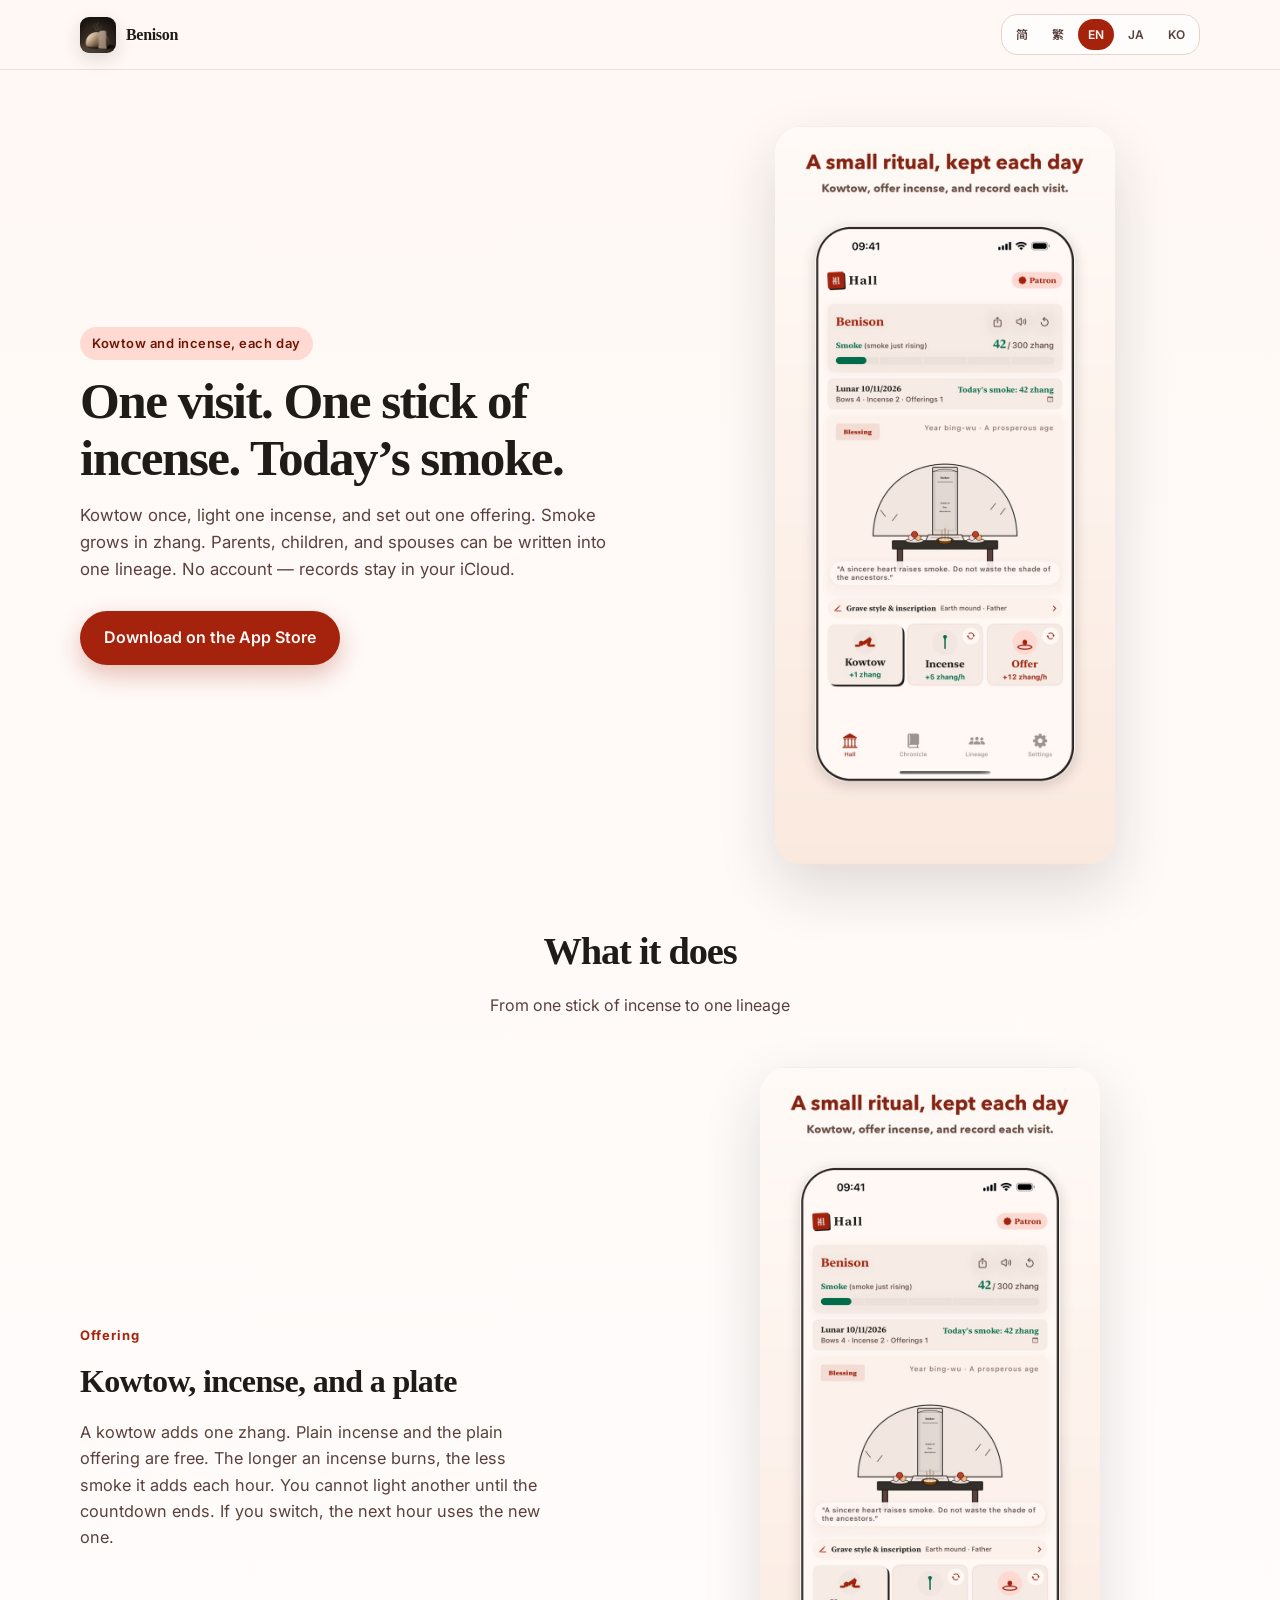
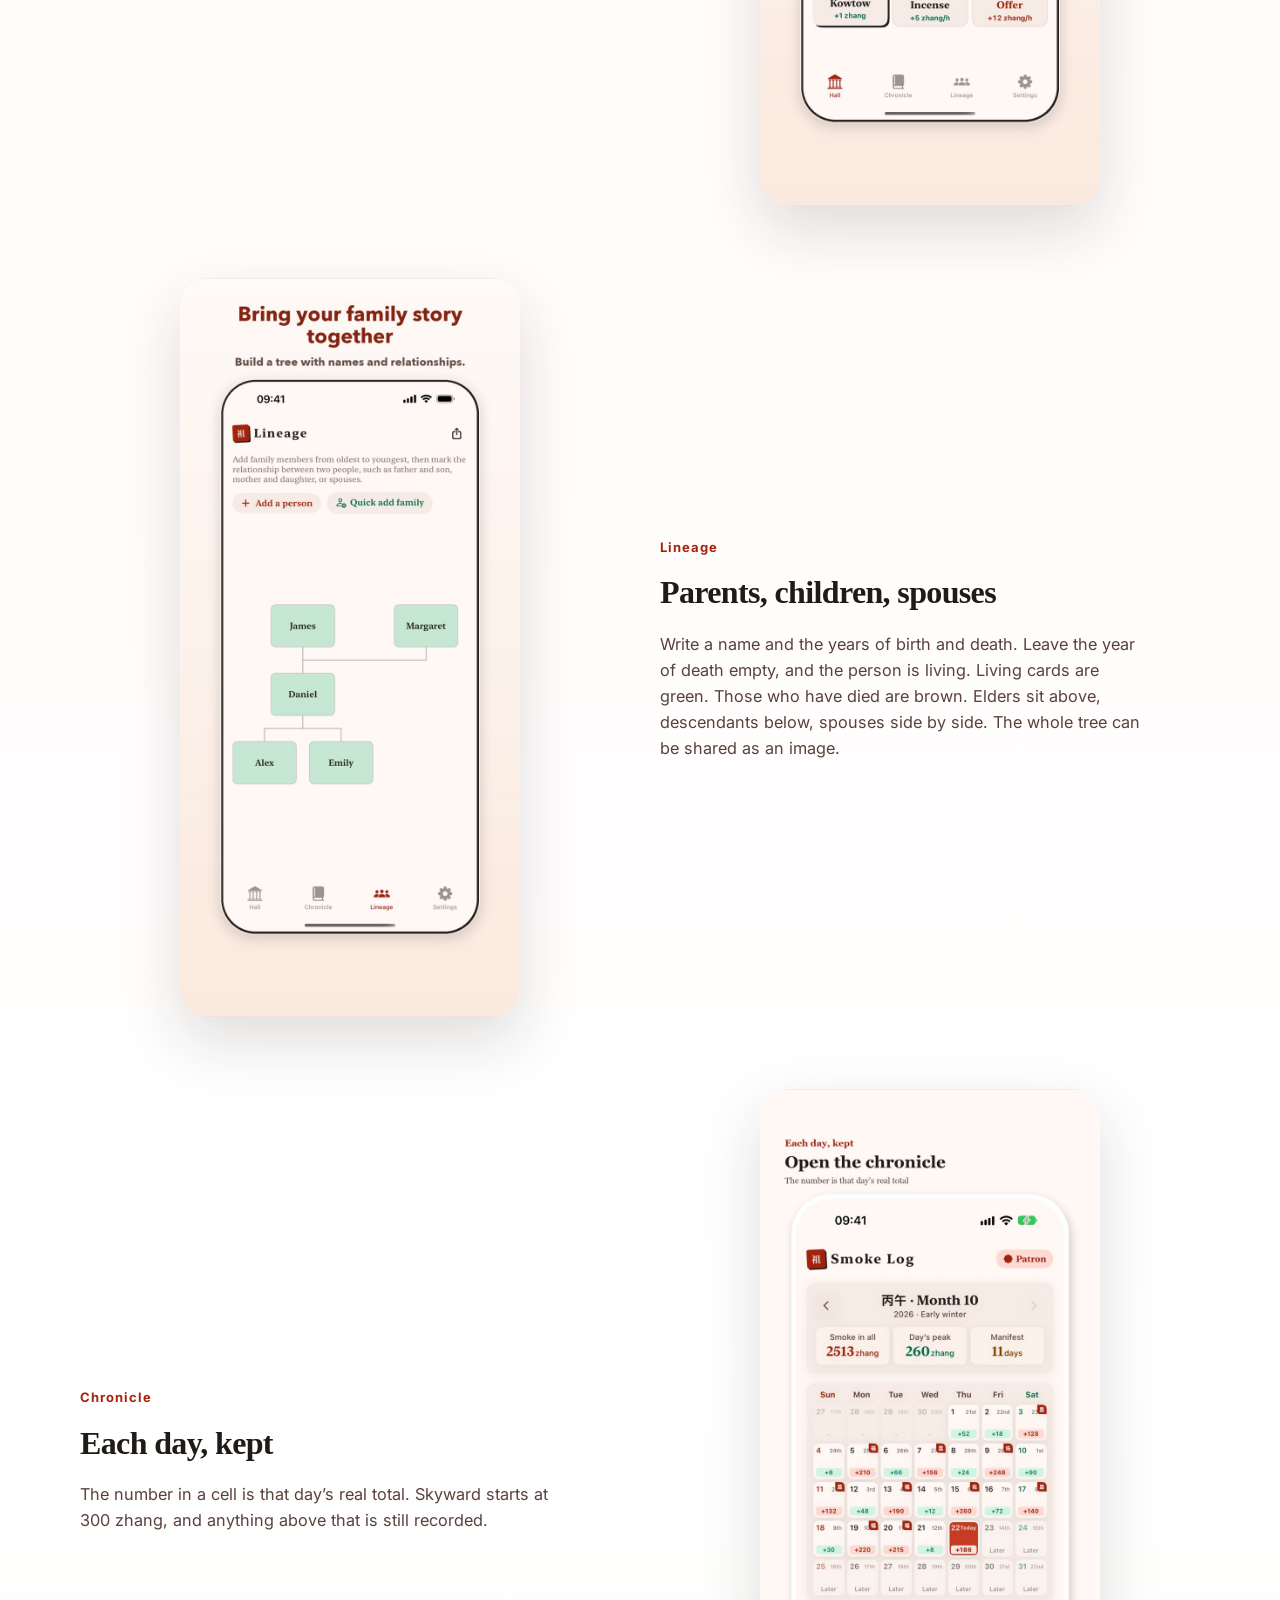
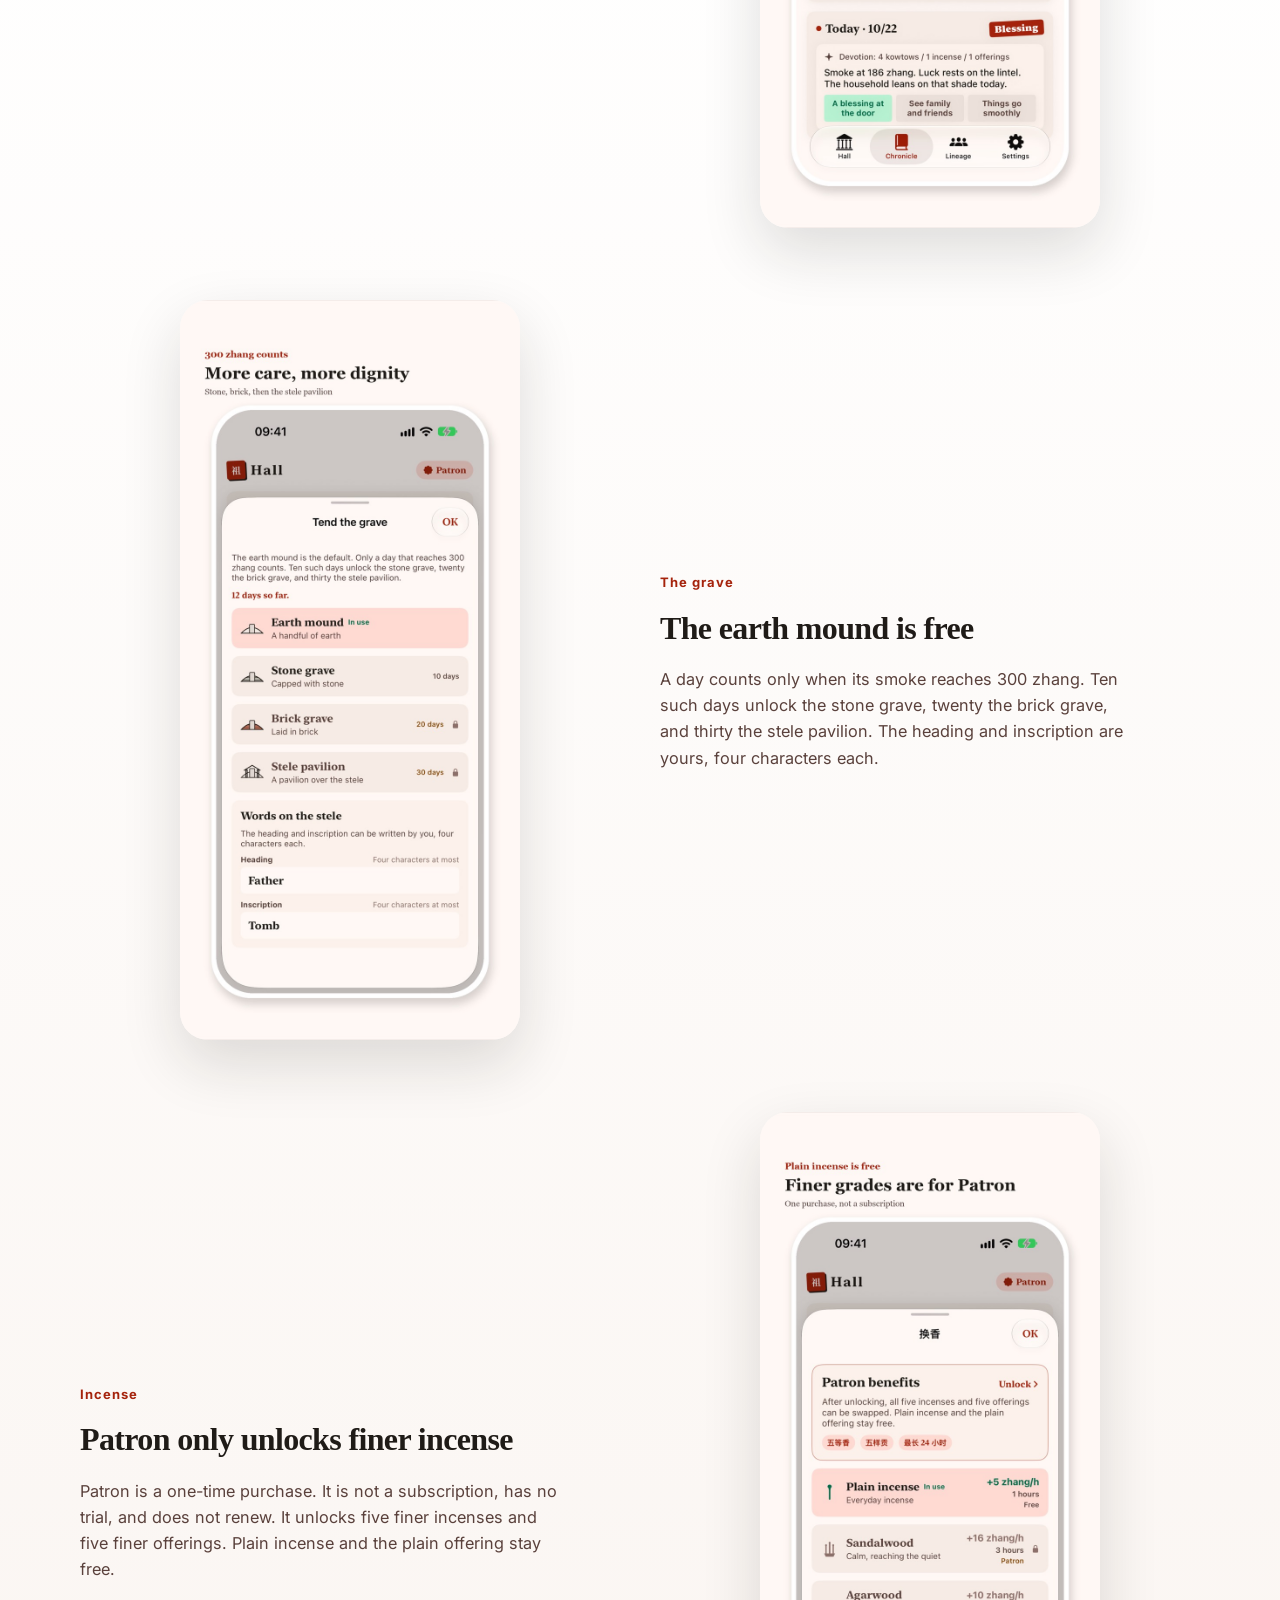
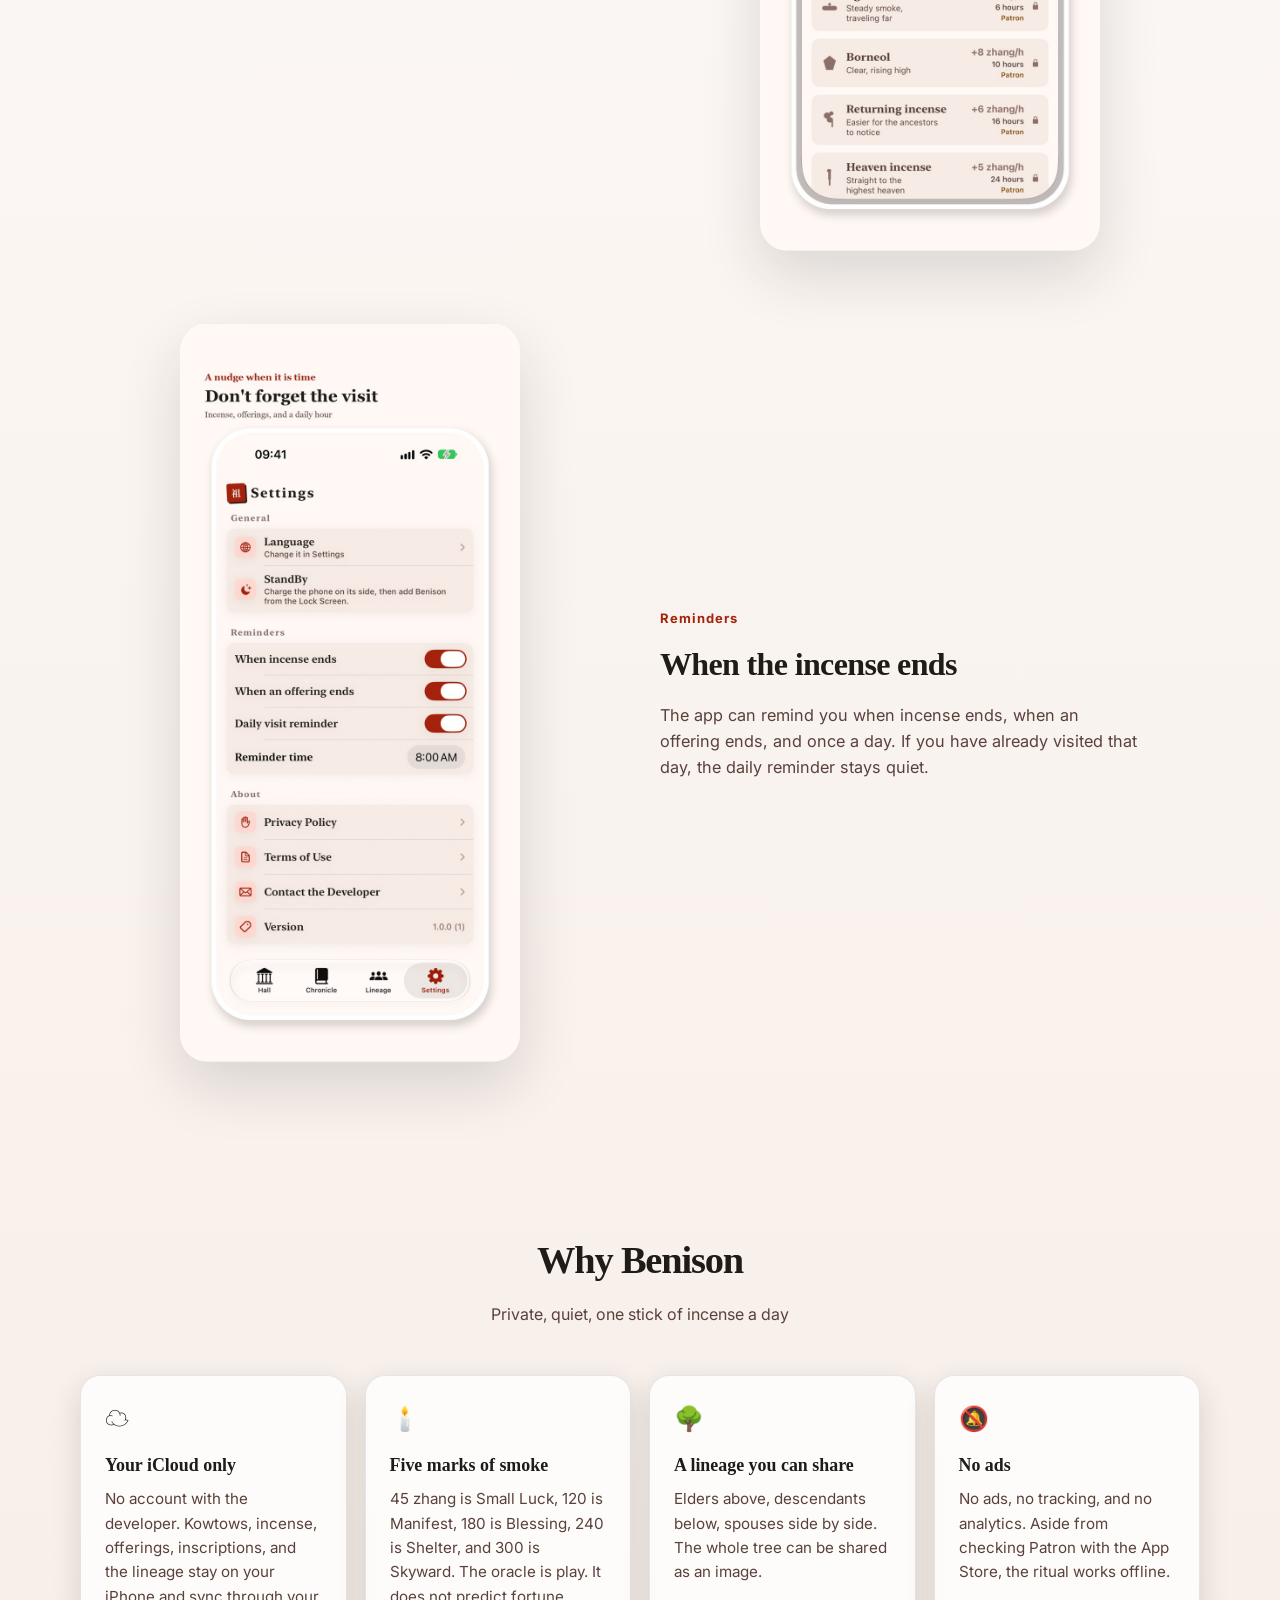
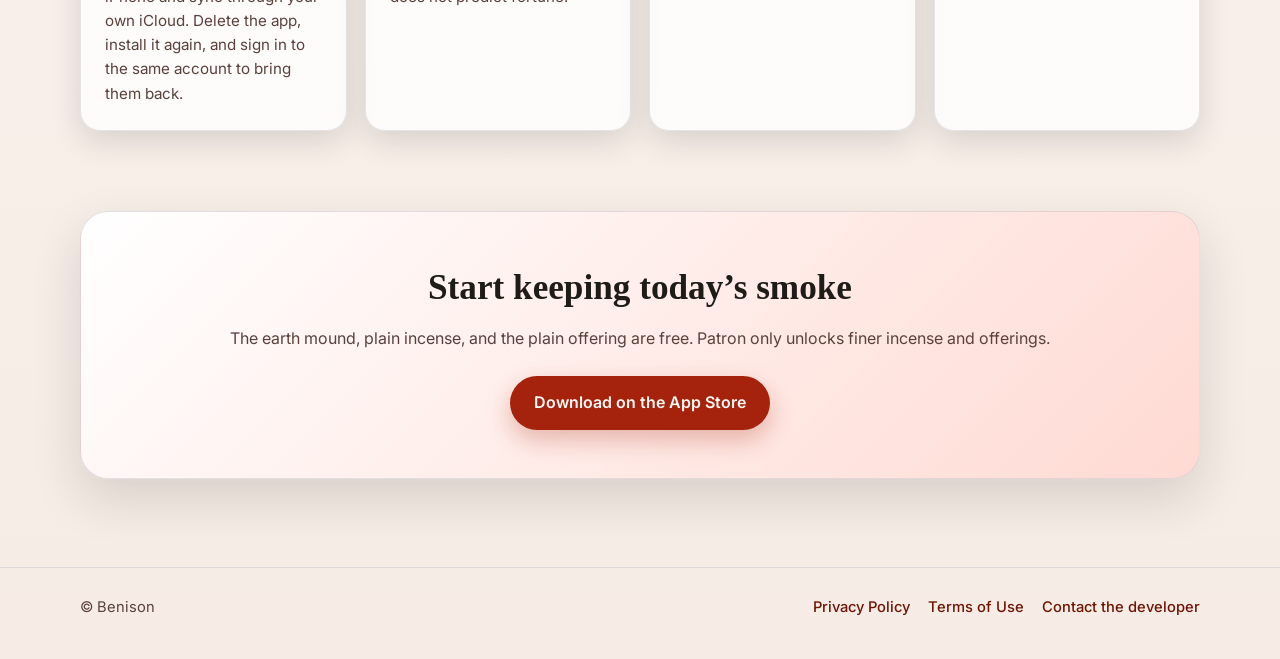
<file: website/index.html>
<!DOCTYPE html>
<html lang="en">
<head>
  <meta charset="UTF-8">
  <meta name="viewport" content="width=device-width, initial-scale=1.0">
  <title>Benison — Kowtow and incense, each day</title>
  <meta name="description" content="Each day, kowtow once, light one incense, and set out one offering. Smoke grows in zhang. No account — records stay in your iCloud.">
  <link rel="canonical" href="https://qingyan.nonoor.com/">
  <meta property="og:title" content="Benison — Kowtow and incense, each day">
  <meta property="og:description" content="Each day, kowtow once, light one incense, and set out one offering. Smoke grows in zhang. No account — records stay in your iCloud.">
  <meta property="og:url" content="https://qingyan.nonoor.com/">
  <meta property="og:image" content="https://qingyan.nonoor.com/assets/apple-touch-icon.png">
  <link rel="icon" href="assets/favicon.png" type="image/png">
  <link rel="apple-touch-icon" href="assets/apple-touch-icon.png">
  <link rel="preconnect" href="https://fonts.googleapis.com">
  <link rel="preconnect" href="https://fonts.gstatic.com" crossorigin>
  <link href="https://fonts.googleapis.com/css2?family=Inter:wght@400;500;600&family=Source+Serif+4:wght@600;700&family=Noto+Sans+SC:wght@400;500;600&family=Noto+Sans+TC:wght@400;500;600&family=Noto+Sans+JP:wght@400;500;600&family=Noto+Sans+KR:wght@400;500;600&family=Noto+Serif+SC:wght@600;700&family=Noto+Serif+TC:wght@600;700&family=Noto+Serif+JP:wght@600;700&family=Noto+Serif+KR:wght@600;700&display=swap" rel="stylesheet">
  <link rel="stylesheet" href="css/style.css">
</head>
<body>
  <header class="site-header">
    <div class="container header-inner">
      <a class="brand" href="#top">
        <img src="assets/app-icon.png" alt="" class="brand-icon" width="36" height="36">
        <span data-i18n="appName">Benison</span>
      </a>
      <nav class="lang-switcher" aria-label="Language">
        <button type="button" data-lang="zh-Hans">简</button>
        <button type="button" data-lang="zh-Hant">繁</button>
        <button type="button" data-lang="en">EN</button>
        <button type="button" data-lang="ja">JA</button>
        <button type="button" data-lang="ko">KO</button>
      </nav>
    </div>
  </header>

  <main id="top">
    <section class="hero">
      <div class="container hero-grid">
        <div class="hero-copy">
          <p class="eyebrow" data-i18n="heroEyebrow">Kowtow and incense, each day</p>
          <h1 data-i18n="heroTitle">One visit. One stick of incense. Today’s smoke.</h1>
          <p class="hero-subtitle" data-i18n="heroSubtitle">Kowtow once, light one incense, and set out one offering. Smoke grows in zhang. Parents, children, and spouses can be written into one lineage. No account — records stay in your iCloud.</p>
          <div class="hero-actions">
            <a class="btn btn-primary" id="app-store-link" data-i18n="download">Download on the App Store</a>
          </div>
        </div>
        <div class="hero-visual">
          <div class="phone-frame">
            <img src="" alt="" data-screenshot="01-altar.jpg" width="390" height="844" loading="eager">
          </div>
        </div>
      </div>
    </section>

    <section class="features" id="features">
      <div class="container">
        <header class="section-head">
          <h2 data-i18n="featuresTitle">What it does</h2>
          <p data-i18n="featuresSubtitle">From one stick of incense to one lineage</p>
        </header>

        <article class="feature-row">
          <div class="feature-copy">
            <span class="feature-tag" data-i18n="f1Tag">Offering</span>
            <h3 data-i18n="f1Title">Kowtow, incense, and a plate</h3>
            <p data-i18n="f1Desc">A kowtow adds one zhang. Plain incense and the plain offering are free. The longer an incense burns, the less smoke it adds each hour. You cannot light another until the countdown ends.</p>
          </div>
          <div class="feature-visual">
            <div class="phone-frame"><img src="" alt="" data-screenshot="01-altar.jpg" loading="lazy"></div>
          </div>
        </article>

        <article class="feature-row reverse">
          <div class="feature-copy">
            <span class="feature-tag" data-i18n="f2Tag">Lineage</span>
            <h3 data-i18n="f2Title">Parents, children, spouses</h3>
            <p data-i18n="f2Desc">Write a name and the years of birth and death. Leave the year of death empty, and the person is living. Elders sit above, descendants below, spouses side by side. The whole tree can be shared as an image.</p>
          </div>
          <div class="feature-visual">
            <div class="phone-frame"><img src="" alt="" data-screenshot="02-kinfolk.jpg" loading="lazy"></div>
          </div>
        </article>

        <article class="feature-row">
          <div class="feature-copy">
            <span class="feature-tag" data-i18n="f3Tag">Chronicle</span>
            <h3 data-i18n="f3Title">Each day, kept</h3>
            <p data-i18n="f3Desc">The number in a cell is that day’s real total. Skyward starts at 300 zhang, and anything above that is still recorded.</p>
          </div>
          <div class="feature-visual">
            <div class="phone-frame"><img src="" alt="" data-screenshot="03-chronicle.jpg" loading="lazy"></div>
          </div>
        </article>

        <article class="feature-row reverse">
          <div class="feature-copy">
            <span class="feature-tag" data-i18n="f4Tag">The grave</span>
            <h3 data-i18n="f4Title">The earth mound is free</h3>
            <p data-i18n="f4Desc">A day counts only when its smoke reaches 300 zhang. Ten such days unlock the stone grave, twenty the brick grave, and thirty the stele pavilion. Heading and inscription are four characters each.</p>
          </div>
          <div class="feature-visual">
            <div class="phone-frame"><img src="" alt="" data-screenshot="04-grave.jpg" loading="lazy"></div>
          </div>
        </article>

        <article class="feature-row">
          <div class="feature-copy">
            <span class="feature-tag" data-i18n="f5Tag">Incense</span>
            <h3 data-i18n="f5Title">Patron only unlocks finer incense</h3>
            <p data-i18n="f5Desc">Patron is a one-time purchase. It is not a subscription, has no trial, and does not renew. It unlocks five finer incenses and five finer offerings. Plain incense and the plain offering stay free.</p>
          </div>
          <div class="feature-visual">
            <div class="phone-frame"><img src="" alt="" data-screenshot="05-incense.jpg" loading="lazy"></div>
          </div>
        </article>

        <article class="feature-row reverse">
          <div class="feature-copy">
            <span class="feature-tag" data-i18n="f6Tag">Reminders</span>
            <h3 data-i18n="f6Title">When the incense ends</h3>
            <p data-i18n="f6Desc">The app can remind you when incense ends, when an offering ends, and once a day. If you have already visited that day, the daily reminder stays quiet.</p>
          </div>
          <div class="feature-visual">
            <div class="phone-frame"><img src="" alt="" data-screenshot="06-reminders.jpg" loading="lazy"></div>
          </div>
        </article>
      </div>
    </section>

    <section class="highlights" id="highlights">
      <div class="container">
        <header class="section-head">
          <h2 data-i18n="highlightsTitle">Why Benison</h2>
          <p data-i18n="highlightsSubtitle">Private, quiet, one stick of incense a day</p>
        </header>
        <div class="highlight-grid">
          <article class="highlight-card">
            <div class="highlight-icon" aria-hidden="true">☁️</div>
            <h3 data-i18n="h1Title">Your iCloud only</h3>
            <p data-i18n="h1Desc">No account with the developer. Records stay on your iPhone and sync through your own iCloud.</p>
          </article>
          <article class="highlight-card">
            <div class="highlight-icon" aria-hidden="true">🕯️</div>
            <h3 data-i18n="h2Title">Five marks of smoke</h3>
            <p data-i18n="h2Desc">Small Luck, Manifest, Blessing, Shelter, and Skyward. The oracle is play. It does not predict fortune.</p>
          </article>
          <article class="highlight-card">
            <div class="highlight-icon" aria-hidden="true">🌳</div>
            <h3 data-i18n="h3Title">A lineage you can share</h3>
            <p data-i18n="h3Desc">Elders above, descendants below, spouses side by side. The whole tree can be shared as an image.</p>
          </article>
          <article class="highlight-card">
            <div class="highlight-icon" aria-hidden="true">🔕</div>
            <h3 data-i18n="h4Title">No ads</h3>
            <p data-i18n="h4Desc">No ads, no tracking, and no analytics. Aside from checking Patron with the App Store, the ritual works offline.</p>
          </article>
        </div>
      </div>
    </section>

    <section class="cta">
      <div class="container cta-inner">
        <h2 data-i18n="ctaTitle">Start keeping today’s smoke</h2>
        <p data-i18n="ctaSubtitle">The earth mound, plain incense, and the plain offering are free. Patron only unlocks finer incense and offerings.</p>
        <a class="btn btn-primary" id="app-store-link-bottom" data-i18n="download">Download on the App Store</a>
      </div>
    </section>
  </main>

  <footer class="site-footer">
    <div class="container footer-inner">
      <p class="footer-brand" data-i18n="footerBrand">© Benison</p>
      <nav class="footer-links">
        <a href="privacy/" data-i18n="privacy">Privacy Policy</a>
        <a href="terms/" data-i18n="terms">User Agreement</a>
        <a href="mailto:duanwei@nonoor.com" data-i18n="contact">Contact the developer</a>
      </nav>
    </div>
  </footer>

  <script src="js/i18n.js"></script>
  <script src="js/main.js"></script>
</body>
</html>
</file>
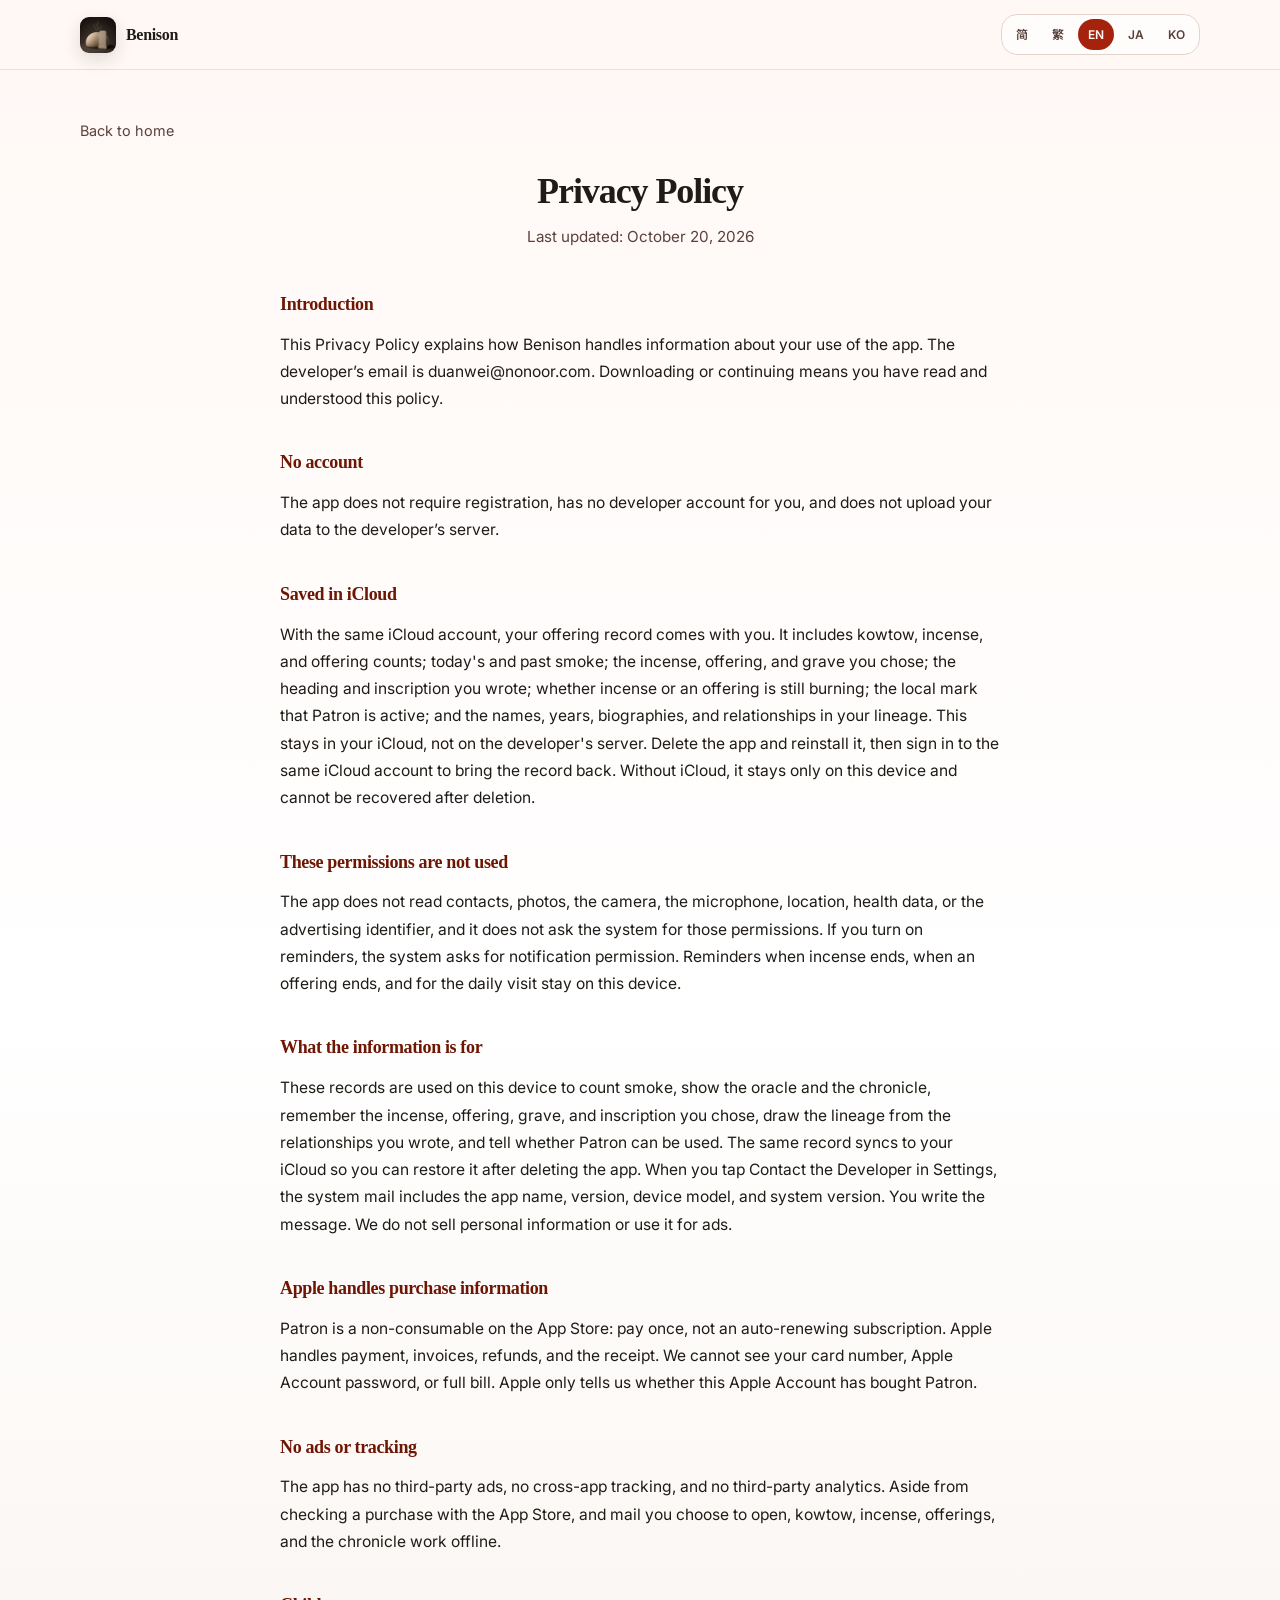
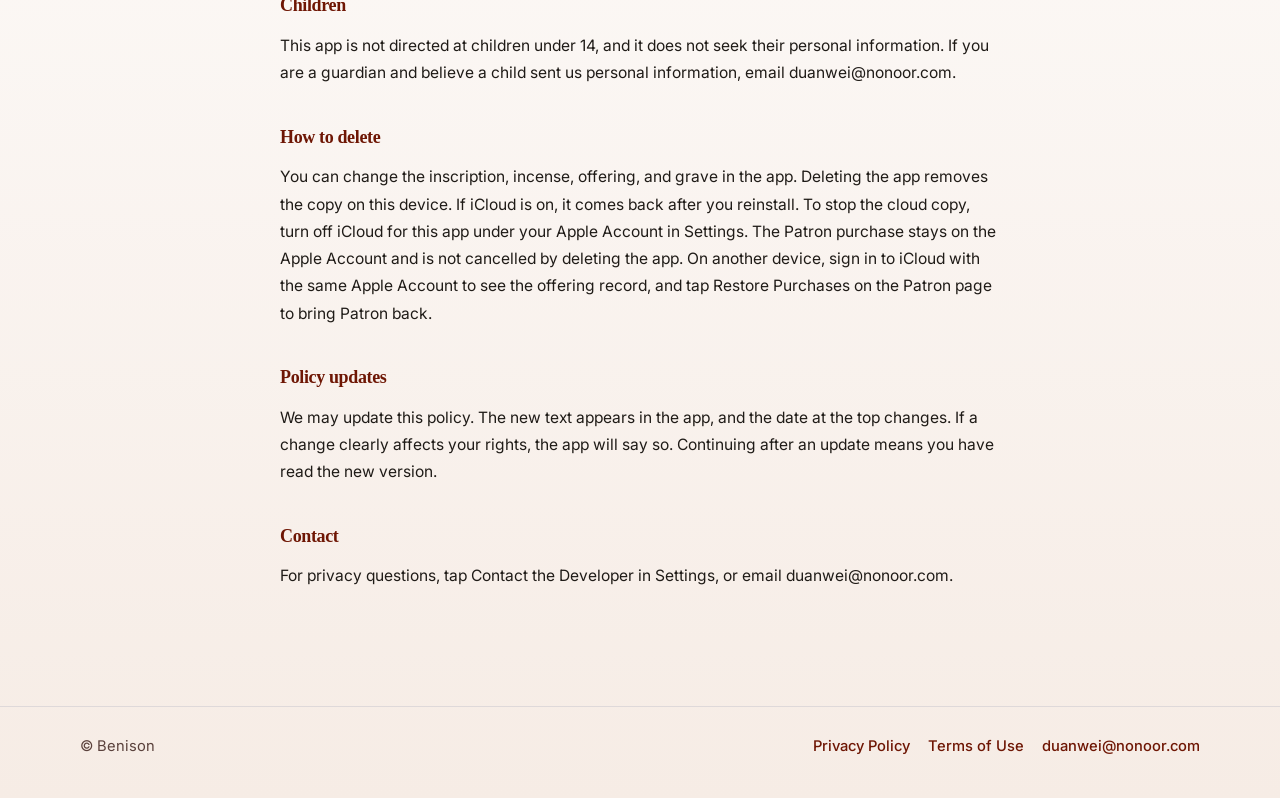
<file: website/privacy/index.html>
<!DOCTYPE html>
<html lang="en">
<head>
  <meta charset="UTF-8">
  <meta name="viewport" content="width=device-width, initial-scale=1.0">
  <meta name="description" content="">
  <title>Privacy Policy · Benison</title>
  <link rel="canonical" href="https://qingyan.nonoor.com/privacy/">
  <link rel="icon" href="../assets/favicon.png" type="image/png">
  <link rel="apple-touch-icon" href="../assets/apple-touch-icon.png">
  <link rel="preconnect" href="https://fonts.googleapis.com">
  <link rel="preconnect" href="https://fonts.gstatic.com" crossorigin>
  <link href="https://fonts.googleapis.com/css2?family=Inter:wght@400;500;600&family=Source+Serif+4:wght@600;700&family=Noto+Sans+SC:wght@400;500;600&family=Noto+Sans+TC:wght@400;500;600&family=Noto+Sans+JP:wght@400;500;600&family=Noto+Sans+KR:wght@400;500;600&family=Noto+Serif+SC:wght@600;700&family=Noto+Serif+TC:wght@600;700&family=Noto+Serif+JP:wght@600;700&family=Noto+Serif+KR:wght@600;700&display=swap" rel="stylesheet">
  <link rel="stylesheet" href="../css/style.css">
  <link rel="stylesheet" href="../css/legal.css">
</head>
<body data-document="privacy">
  <header class="site-header">
    <div class="container header-inner">
      <a class="brand" href="../">
        <img src="../assets/app-icon.png" alt="" class="brand-icon" width="36" height="36">
        <span id="legal-brand">Benison</span>
      </a>
      <nav class="lang-switcher" aria-label="Language">
        <button type="button" data-lang="zh-Hans">简</button>
        <button type="button" data-lang="zh-Hant">繁</button>
        <button type="button" data-lang="en">EN</button>
        <button type="button" data-lang="ja">JA</button>
        <button type="button" data-lang="ko">KO</button>
      </nav>
    </div>
  </header>

  <main class="legal-main">
    <div class="container">
      <a class="legal-back" id="legal-back" href="../">Back to home</a>
      <header class="legal-header">
        <h1 id="legal-title">Privacy Policy</h1>
        <p class="legal-updated" id="legal-updated"></p>
      </header>
      <div class="legal-body" id="legal-sections"></div>
    </div>
  </main>

  <footer class="site-footer legal-footer">
    <div class="container footer-inner">
      <p class="footer-brand" id="legal-footer-brand">© Benison</p>
      <nav class="footer-links">
        <a href="../privacy/" id="legal-link-privacy">Privacy Policy</a>
        <a href="../terms/" id="legal-link-terms">User Agreement</a>
        <a href="mailto:duanwei@nonoor.com">duanwei@nonoor.com</a>
      </nav>
    </div>
  </footer>

  <script src="../js/legal-content.js"></script>
  <script src="../js/legal-page.js"></script>
</body>
</html>
</file>
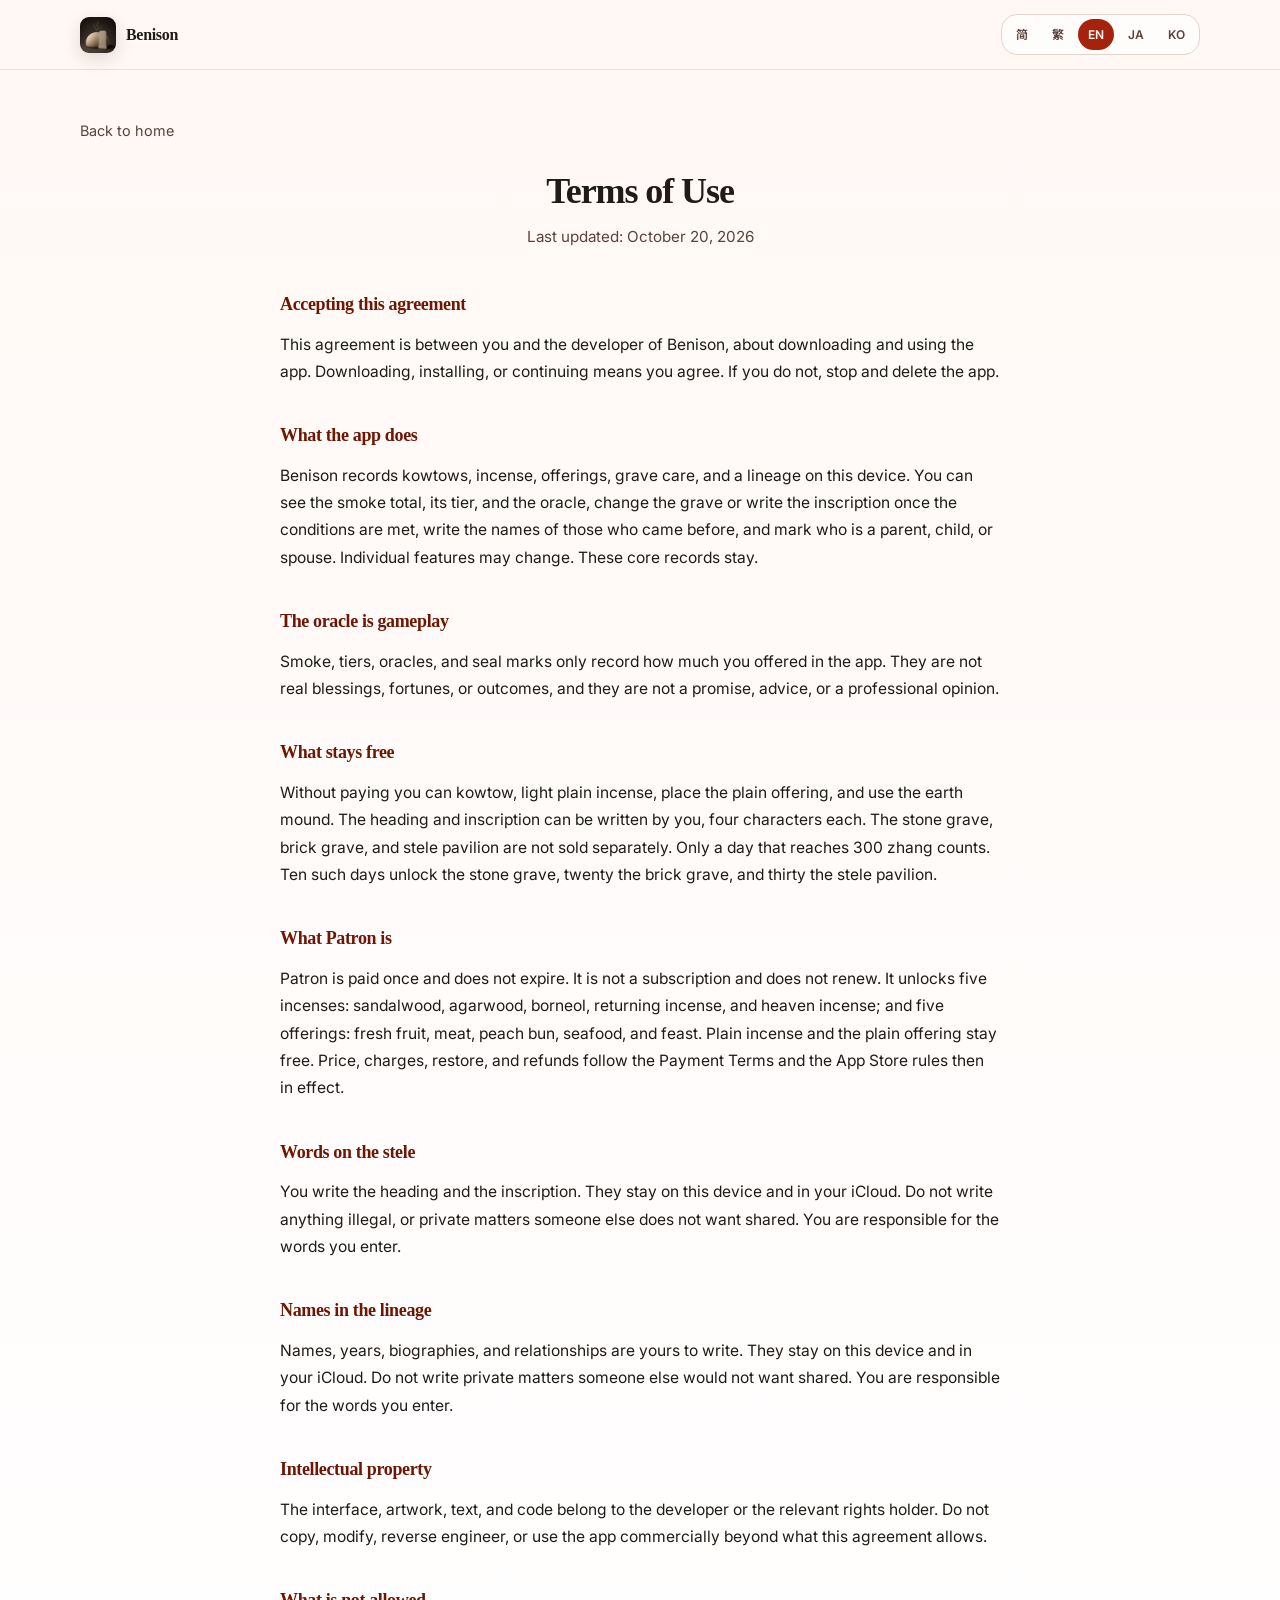
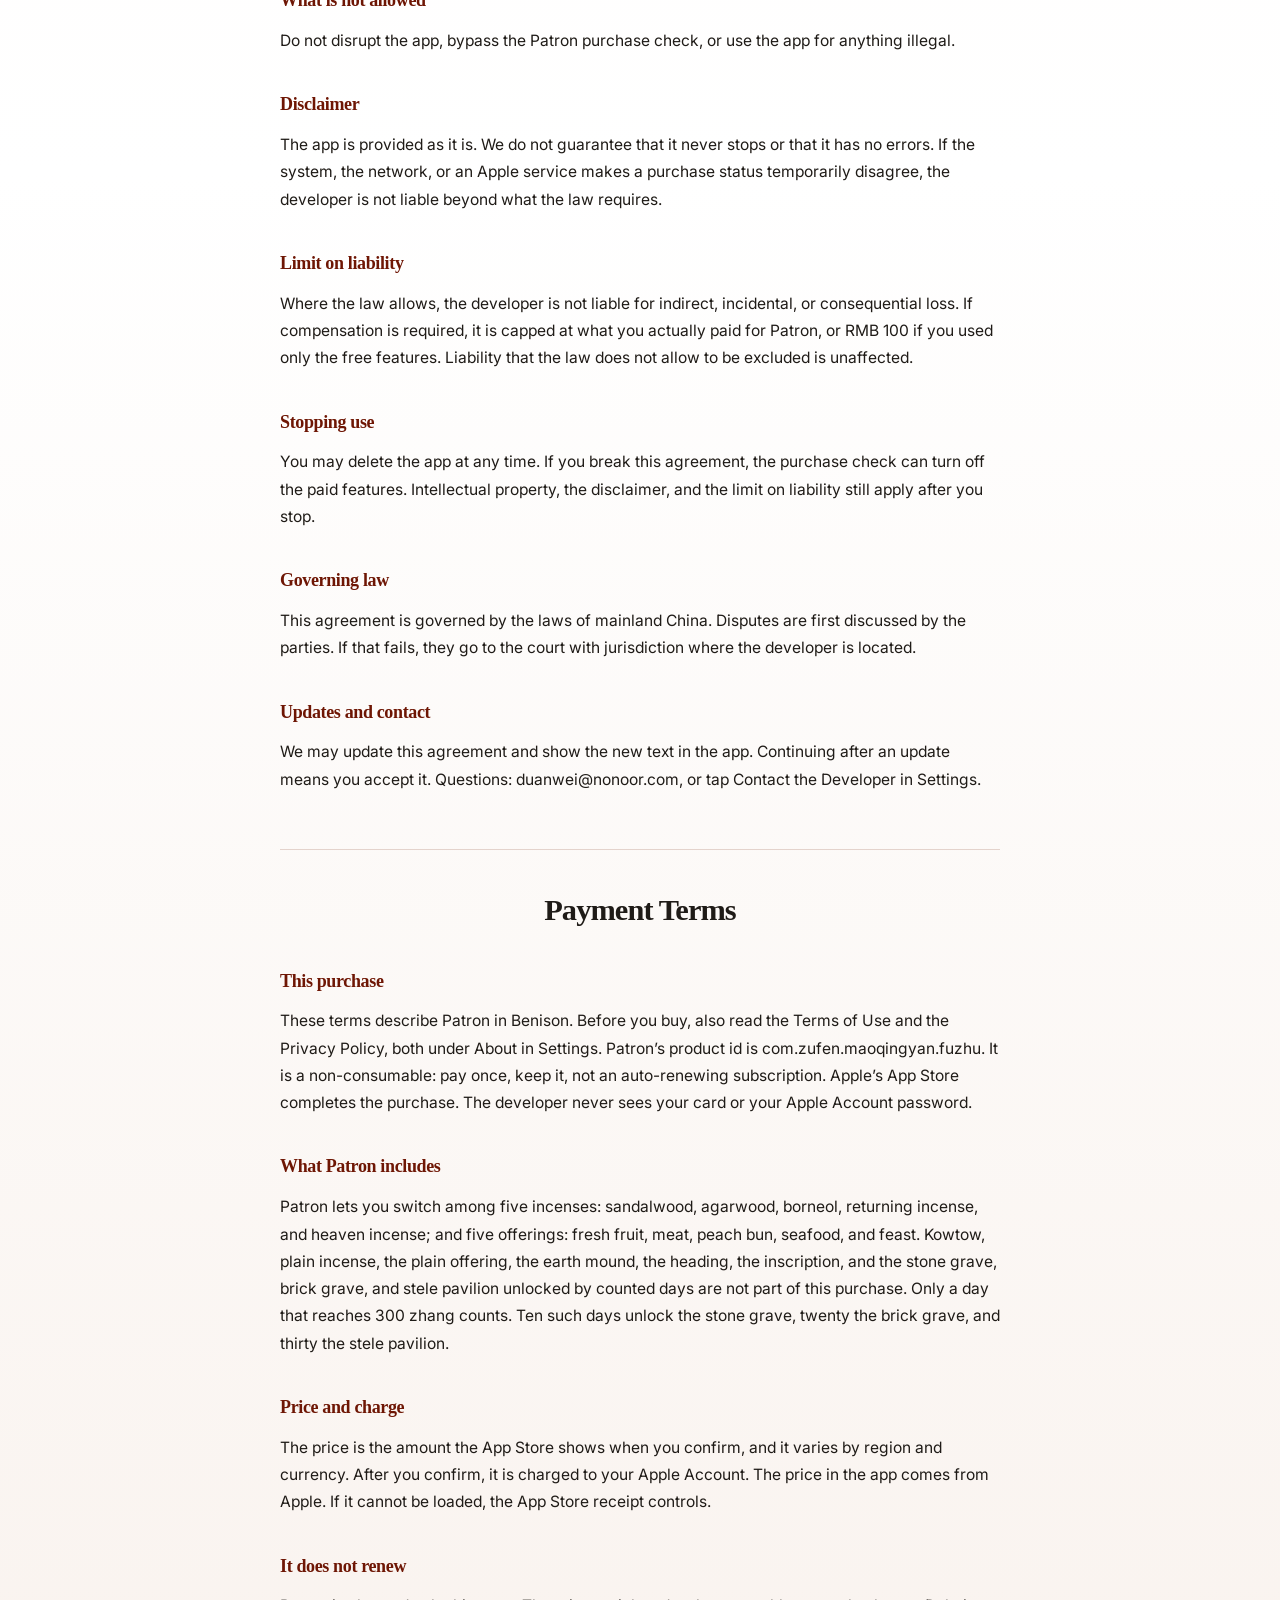
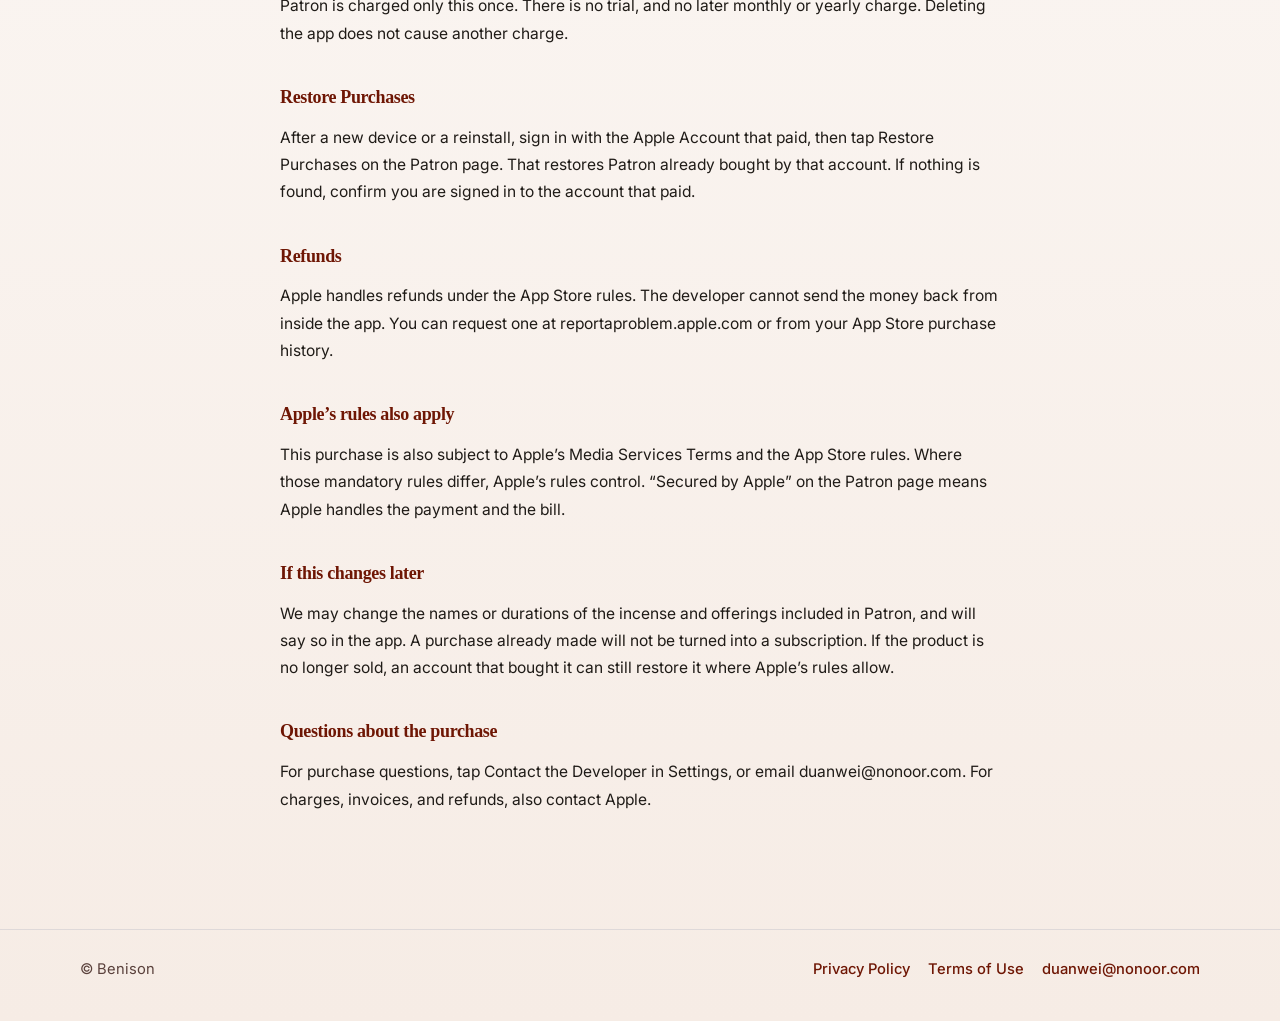
<file: website/terms/index.html>
<!DOCTYPE html>
<html lang="en">
<head>
  <meta charset="UTF-8">
  <meta name="viewport" content="width=device-width, initial-scale=1.0">
  <meta name="description" content="">
  <title>User Agreement · Benison</title>
  <link rel="canonical" href="https://qingyan.nonoor.com/terms/">
  <link rel="icon" href="../assets/favicon.png" type="image/png">
  <link rel="apple-touch-icon" href="../assets/apple-touch-icon.png">
  <link rel="preconnect" href="https://fonts.googleapis.com">
  <link rel="preconnect" href="https://fonts.gstatic.com" crossorigin>
  <link href="https://fonts.googleapis.com/css2?family=Inter:wght@400;500;600&family=Source+Serif+4:wght@600;700&family=Noto+Sans+SC:wght@400;500;600&family=Noto+Sans+TC:wght@400;500;600&family=Noto+Sans+JP:wght@400;500;600&family=Noto+Sans+KR:wght@400;500;600&family=Noto+Serif+SC:wght@600;700&family=Noto+Serif+TC:wght@600;700&family=Noto+Serif+JP:wght@600;700&family=Noto+Serif+KR:wght@600;700&display=swap" rel="stylesheet">
  <link rel="stylesheet" href="../css/style.css">
  <link rel="stylesheet" href="../css/legal.css">
</head>
<body data-document="terms">
  <header class="site-header">
    <div class="container header-inner">
      <a class="brand" href="../">
        <img src="../assets/app-icon.png" alt="" class="brand-icon" width="36" height="36">
        <span id="legal-brand">Benison</span>
      </a>
      <nav class="lang-switcher" aria-label="Language">
        <button type="button" data-lang="zh-Hans">简</button>
        <button type="button" data-lang="zh-Hant">繁</button>
        <button type="button" data-lang="en">EN</button>
        <button type="button" data-lang="ja">JA</button>
        <button type="button" data-lang="ko">KO</button>
      </nav>
    </div>
  </header>

  <main class="legal-main">
    <div class="container">
      <a class="legal-back" id="legal-back" href="../">Back to home</a>
      <header class="legal-header">
        <h1 id="legal-title">User Agreement</h1>
        <p class="legal-updated" id="legal-updated"></p>
      </header>
      <div class="legal-body" id="legal-sections"></div>
    </div>
  </main>

  <footer class="site-footer legal-footer">
    <div class="container footer-inner">
      <p class="footer-brand" id="legal-footer-brand">© Benison</p>
      <nav class="footer-links">
        <a href="../privacy/" id="legal-link-privacy">Privacy Policy</a>
        <a href="../terms/" id="legal-link-terms">User Agreement</a>
        <a href="mailto:duanwei@nonoor.com">duanwei@nonoor.com</a>
      </nav>
    </div>
  </footer>

  <script src="../js/legal-content.js"></script>
  <script src="../js/legal-page.js"></script>
</body>
</html>
</file>
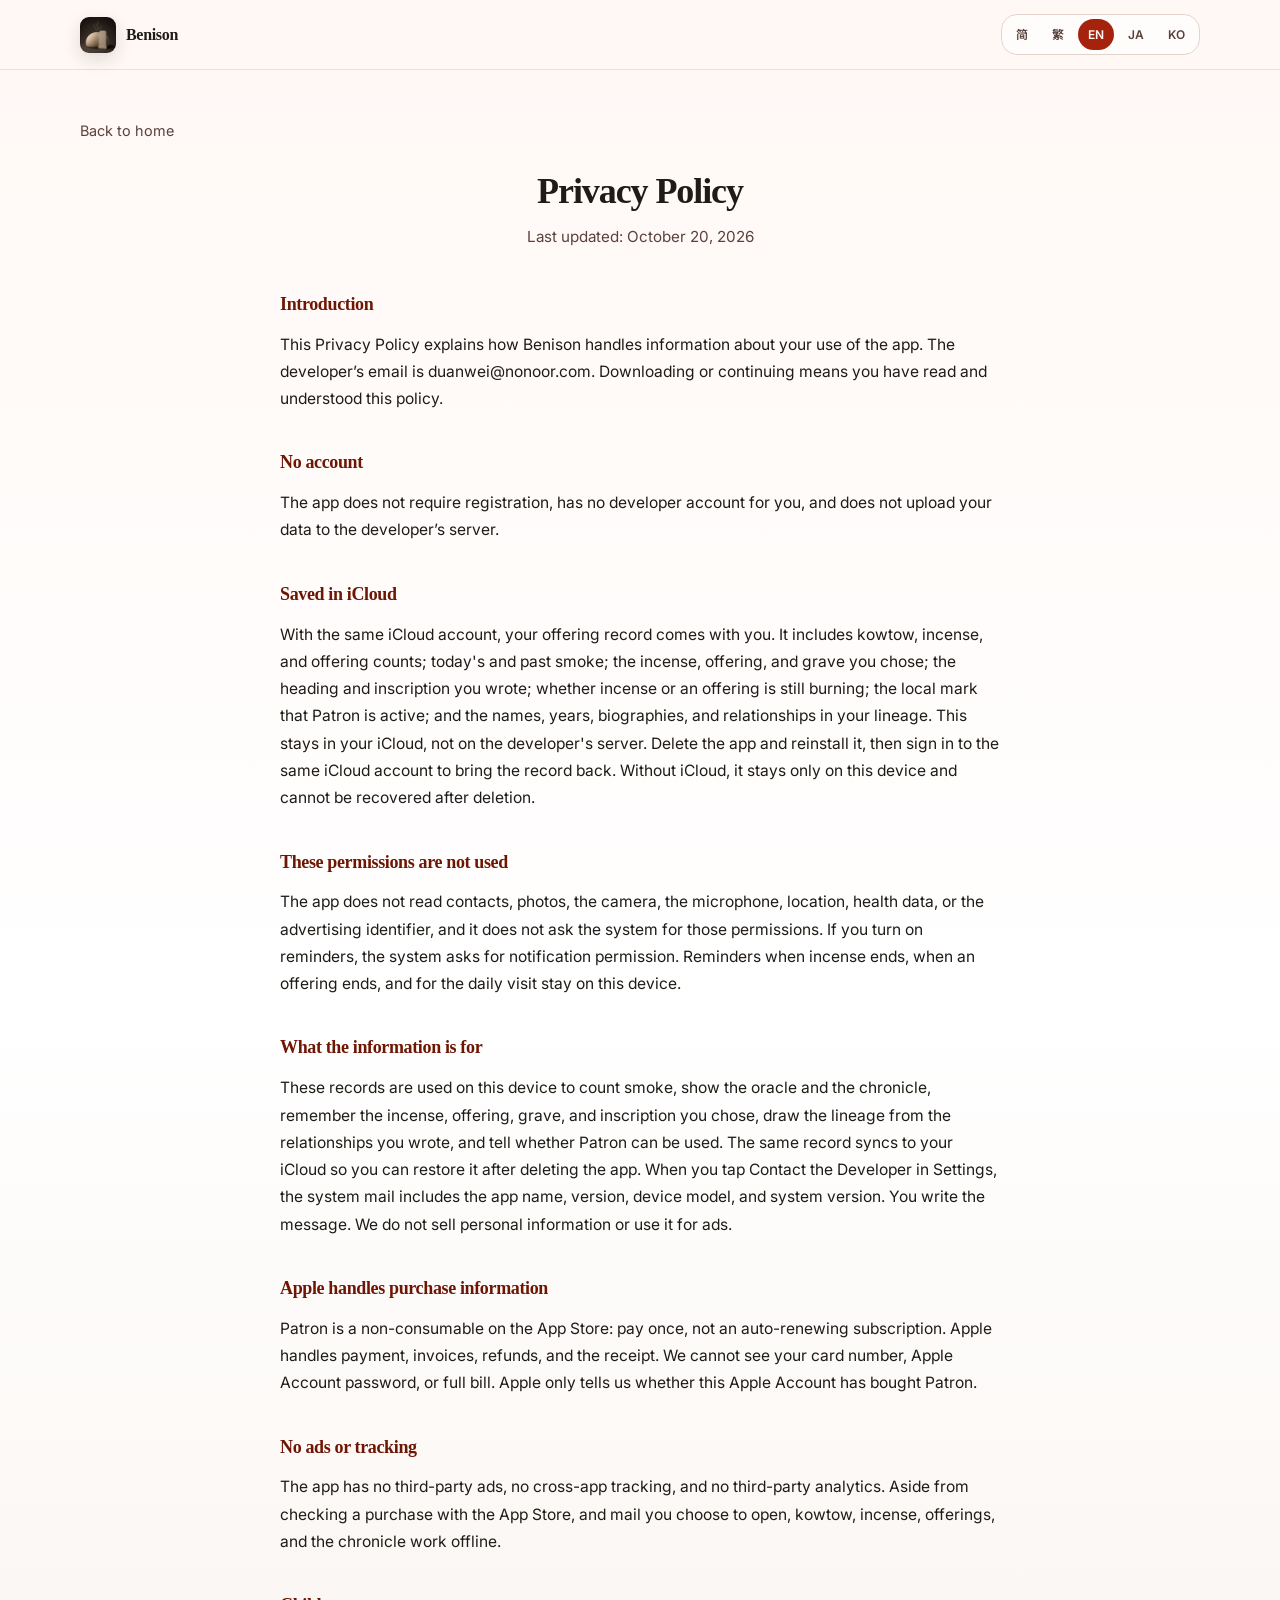
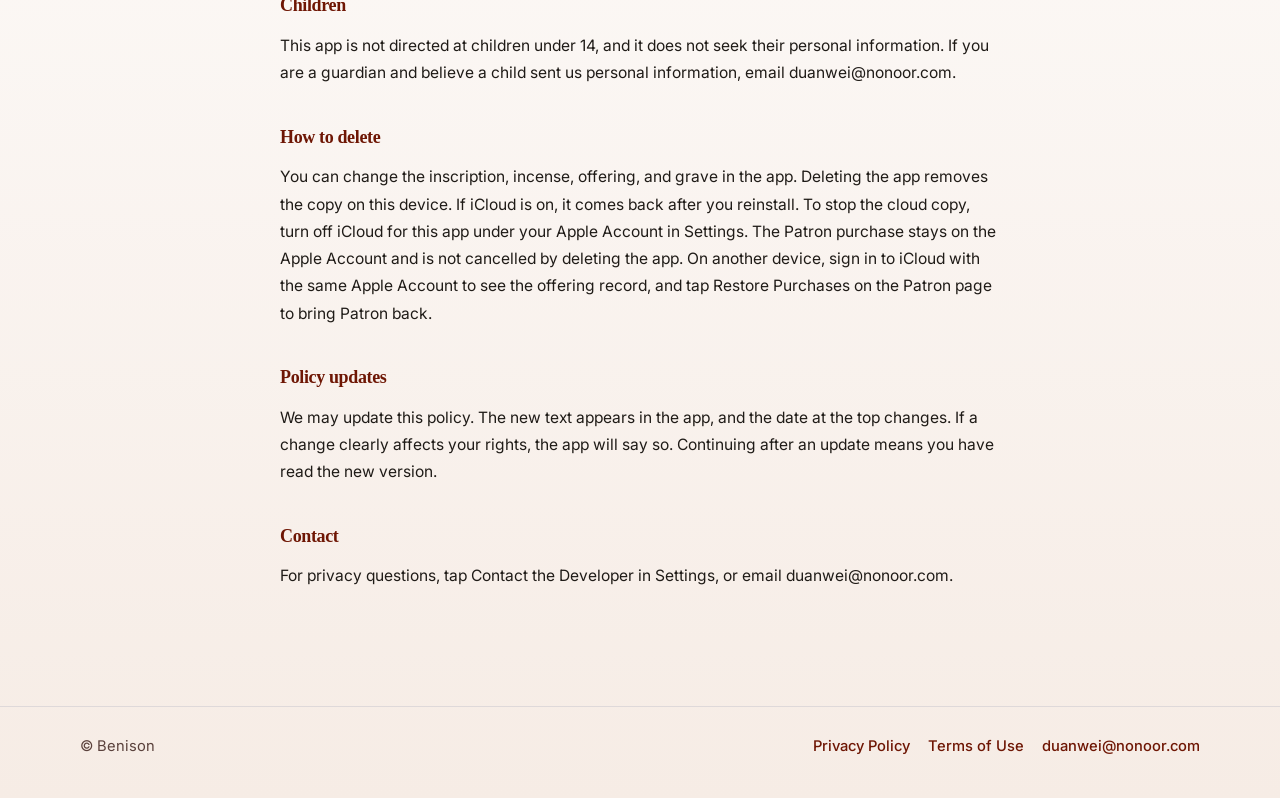
<file: website/privacy.html>
<!DOCTYPE html>
<html lang="en">
<head>
  <meta charset="UTF-8">
  <meta name="viewport" content="width=device-width, initial-scale=1.0">
  <meta name="description" content="">
  <title>Privacy Policy · Benison</title>
  <link rel="canonical" href="https://qingyan.nonoor.com/privacy/">
  <link rel="icon" href="./assets/favicon.png" type="image/png">
  <link rel="apple-touch-icon" href="./assets/apple-touch-icon.png">
  <link rel="preconnect" href="https://fonts.googleapis.com">
  <link rel="preconnect" href="https://fonts.gstatic.com" crossorigin>
  <link href="https://fonts.googleapis.com/css2?family=Inter:wght@400;500;600&family=Source+Serif+4:wght@600;700&family=Noto+Sans+SC:wght@400;500;600&family=Noto+Sans+TC:wght@400;500;600&family=Noto+Sans+JP:wght@400;500;600&family=Noto+Sans+KR:wght@400;500;600&family=Noto+Serif+SC:wght@600;700&family=Noto+Serif+TC:wght@600;700&family=Noto+Serif+JP:wght@600;700&family=Noto+Serif+KR:wght@600;700&display=swap" rel="stylesheet">
  <link rel="stylesheet" href="./css/style.css">
  <link rel="stylesheet" href="./css/legal.css">
</head>
<body data-document="privacy">
  <header class="site-header">
    <div class="container header-inner">
      <a class="brand" href="./">
        <img src="./assets/app-icon.png" alt="" class="brand-icon" width="36" height="36">
        <span id="legal-brand">Benison</span>
      </a>
      <nav class="lang-switcher" aria-label="Language">
        <button type="button" data-lang="zh-Hans">简</button>
        <button type="button" data-lang="zh-Hant">繁</button>
        <button type="button" data-lang="en">EN</button>
        <button type="button" data-lang="ja">JA</button>
        <button type="button" data-lang="ko">KO</button>
      </nav>
    </div>
  </header>

  <main class="legal-main">
    <div class="container">
      <a class="legal-back" id="legal-back" href="./">Back to home</a>
      <header class="legal-header">
        <h1 id="legal-title">Privacy Policy</h1>
        <p class="legal-updated" id="legal-updated"></p>
      </header>
      <div class="legal-body" id="legal-sections"></div>
    </div>
  </main>

  <footer class="site-footer legal-footer">
    <div class="container footer-inner">
      <p class="footer-brand" id="legal-footer-brand">© Benison</p>
      <nav class="footer-links">
        <a href="./privacy/" id="legal-link-privacy">Privacy Policy</a>
        <a href="./terms/" id="legal-link-terms">User Agreement</a>
        <a href="mailto:duanwei@nonoor.com">duanwei@nonoor.com</a>
      </nav>
    </div>
  </footer>

  <script src="./js/legal-content.js"></script>
  <script src="./js/legal-page.js"></script>
</body>
</html>
</file>
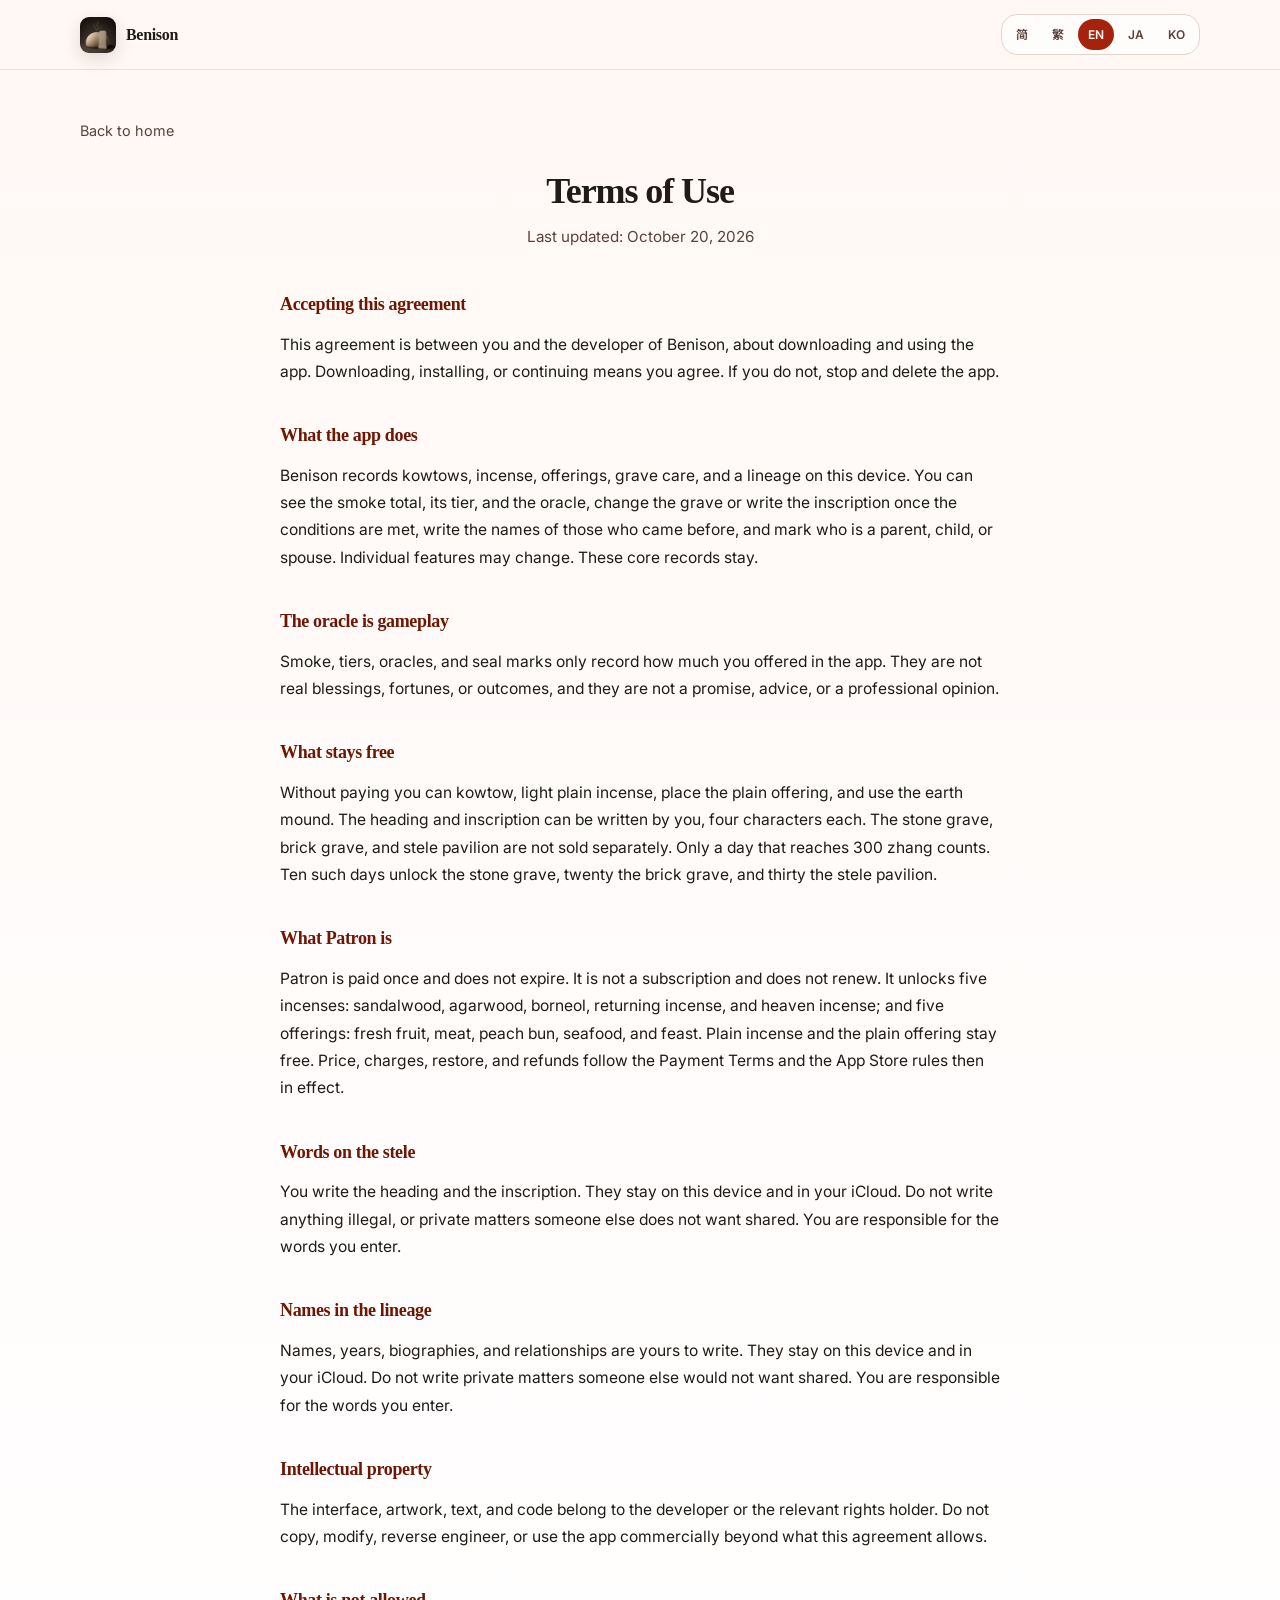
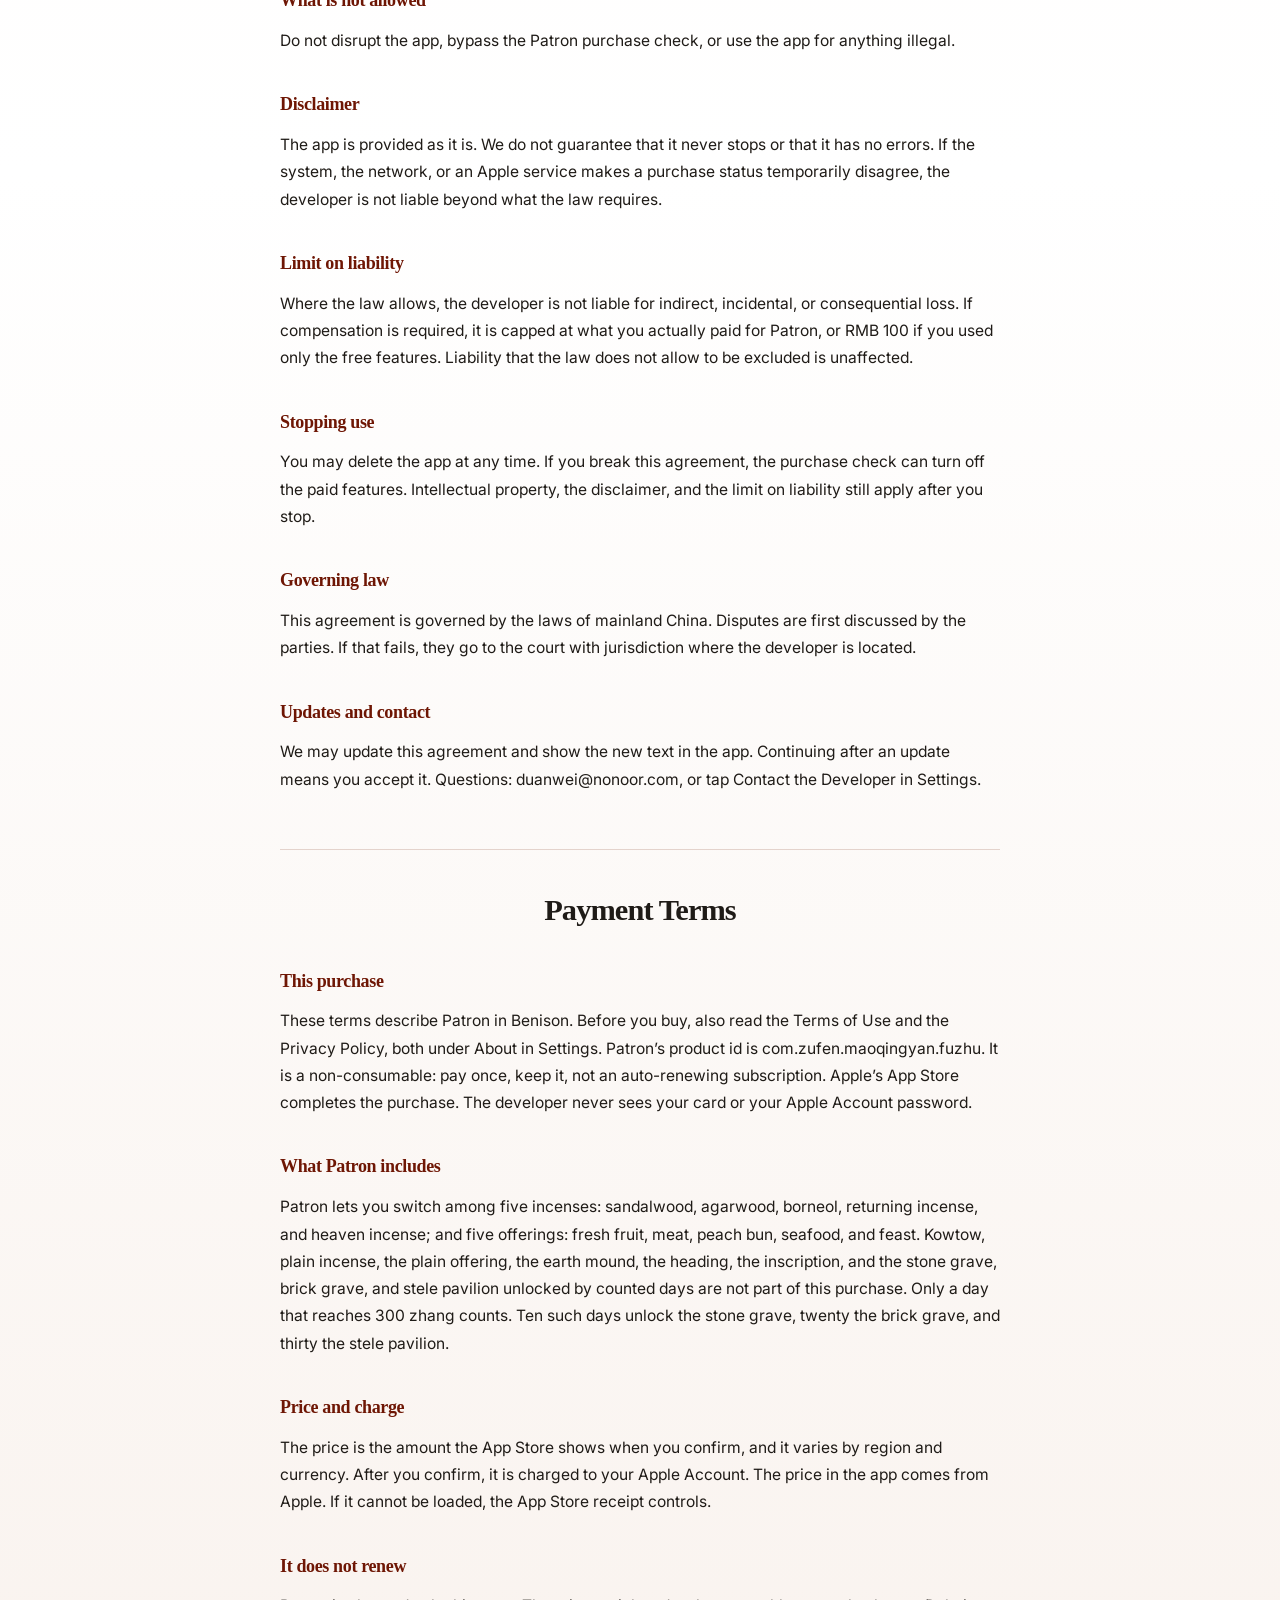
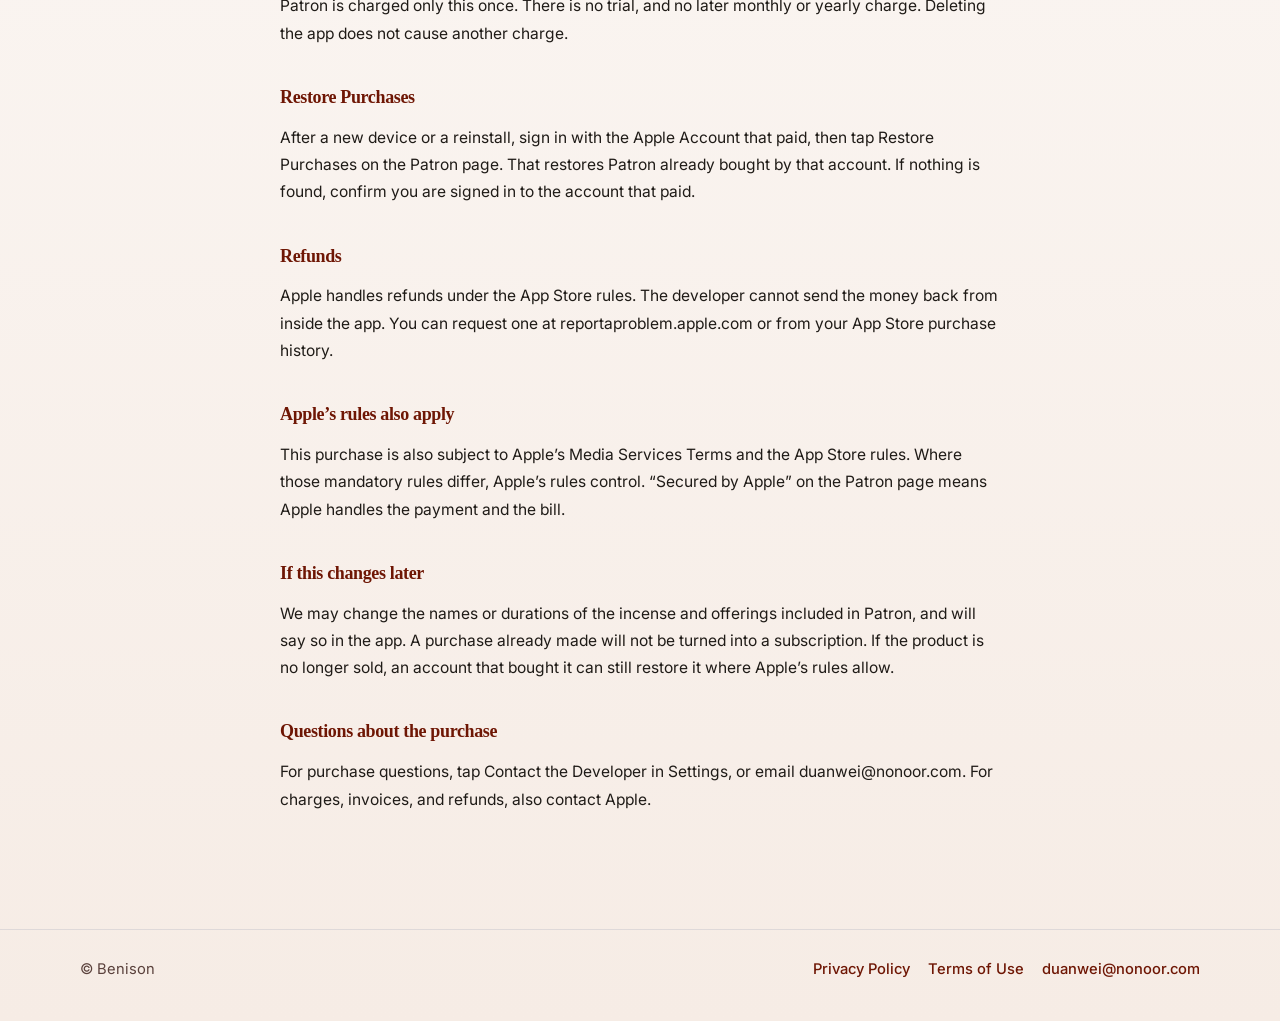
<file: website/terms.html>
<!DOCTYPE html>
<html lang="en">
<head>
  <meta charset="UTF-8">
  <meta name="viewport" content="width=device-width, initial-scale=1.0">
  <meta name="description" content="">
  <title>User Agreement · Benison</title>
  <link rel="canonical" href="https://qingyan.nonoor.com/terms/">
  <link rel="icon" href="./assets/favicon.png" type="image/png">
  <link rel="apple-touch-icon" href="./assets/apple-touch-icon.png">
  <link rel="preconnect" href="https://fonts.googleapis.com">
  <link rel="preconnect" href="https://fonts.gstatic.com" crossorigin>
  <link href="https://fonts.googleapis.com/css2?family=Inter:wght@400;500;600&family=Source+Serif+4:wght@600;700&family=Noto+Sans+SC:wght@400;500;600&family=Noto+Sans+TC:wght@400;500;600&family=Noto+Sans+JP:wght@400;500;600&family=Noto+Sans+KR:wght@400;500;600&family=Noto+Serif+SC:wght@600;700&family=Noto+Serif+TC:wght@600;700&family=Noto+Serif+JP:wght@600;700&family=Noto+Serif+KR:wght@600;700&display=swap" rel="stylesheet">
  <link rel="stylesheet" href="./css/style.css">
  <link rel="stylesheet" href="./css/legal.css">
</head>
<body data-document="terms">
  <header class="site-header">
    <div class="container header-inner">
      <a class="brand" href="./">
        <img src="./assets/app-icon.png" alt="" class="brand-icon" width="36" height="36">
        <span id="legal-brand">Benison</span>
      </a>
      <nav class="lang-switcher" aria-label="Language">
        <button type="button" data-lang="zh-Hans">简</button>
        <button type="button" data-lang="zh-Hant">繁</button>
        <button type="button" data-lang="en">EN</button>
        <button type="button" data-lang="ja">JA</button>
        <button type="button" data-lang="ko">KO</button>
      </nav>
    </div>
  </header>

  <main class="legal-main">
    <div class="container">
      <a class="legal-back" id="legal-back" href="./">Back to home</a>
      <header class="legal-header">
        <h1 id="legal-title">User Agreement</h1>
        <p class="legal-updated" id="legal-updated"></p>
      </header>
      <div class="legal-body" id="legal-sections"></div>
    </div>
  </main>

  <footer class="site-footer legal-footer">
    <div class="container footer-inner">
      <p class="footer-brand" id="legal-footer-brand">© Benison</p>
      <nav class="footer-links">
        <a href="./privacy/" id="legal-link-privacy">Privacy Policy</a>
        <a href="./terms/" id="legal-link-terms">User Agreement</a>
        <a href="mailto:duanwei@nonoor.com">duanwei@nonoor.com</a>
      </nav>
    </div>
  </footer>

  <script src="./js/legal-content.js"></script>
  <script src="./js/legal-page.js"></script>
</body>
</html>
</file>
<file: website/css/style.css>
:root {
  --bg: #fff8f5;
  --paper: #f6ece5;
  --wash: #ffdad3;
  --surface: #ffffff;
  --text: #1f1b17;
  --text-muted: #5a413c;
  --primary: #a5230c;
  --primary-dark: #6e1604;
  --on-primary: #fff8f5;
  --outline: #e4d3cc;
  --shadow: rgba(31, 27, 23, 0.14);
  --radius: 20px;
  --radius-lg: 28px;
  --max: 1120px;
  --font: "Inter", "Noto Sans SC", "Noto Sans TC", "Noto Sans JP", "Noto Sans KR", system-ui, sans-serif;
  --serif: "Source Serif 4", "Noto Serif SC", "Noto Serif TC", "Noto Serif JP", "Noto Serif KR", Georgia, serif;
}

* {
  box-sizing: border-box;
}

html {
  scroll-behavior: smooth;
}

body {
  margin: 0;
  font-family: var(--font);
  color: var(--text);
  background:
    radial-gradient(1200px 480px at 80% -10%, rgba(168, 35, 12, 0.10), transparent 60%),
    linear-gradient(180deg, var(--bg) 0%, #fff 42%, var(--paper) 100%);
  line-height: 1.6;
  -webkit-font-smoothing: antialiased;
}

img {
  display: block;
  max-width: 100%;
  height: auto;
}

a {
  color: inherit;
}

.container {
  width: min(100% - 40px, var(--max));
  margin-inline: auto;
}

.site-header {
  position: sticky;
  top: 0;
  z-index: 20;
  backdrop-filter: blur(14px);
  background: rgba(255, 248, 245, 0.86);
  border-bottom: 1px solid rgba(199, 197, 205, 0.45);
}

.header-inner {
  display: flex;
  align-items: center;
  justify-content: space-between;
  padding: 14px 0;
  gap: 16px;
}

.brand {
  display: inline-flex;
  align-items: center;
  gap: 10px;
  text-decoration: none;
  font-family: var(--serif);
  font-weight: 600;
  letter-spacing: -0.02em;
}

.brand-icon {
  border-radius: 9px;
  box-shadow: 0 6px 18px var(--shadow);
}

.lang-switcher {
  display: flex;
  flex-wrap: wrap;
  justify-content: flex-end;
  gap: 4px;
  padding: 4px;
  background: rgba(255, 255, 255, 0.72);
  border: 1px solid var(--outline);
  border-radius: 16px;
}

.lang-switcher button {
  border: 0;
  background: transparent;
  color: var(--text-muted);
  font: inherit;
  font-size: 12px;
  font-weight: 600;
  padding: 6px 10px;
  border-radius: 999px;
  cursor: pointer;
}

.lang-switcher button.active {
  background: var(--primary);
  color: var(--on-primary);
}

.hero {
  padding: 56px 0 32px;
}

.hero-grid {
  display: grid;
  grid-template-columns: 1.05fr 0.95fr;
  gap: 48px;
  align-items: center;
}

.eyebrow {
  display: inline-block;
  margin: 0 0 12px;
  padding: 6px 12px;
  border-radius: 999px;
  background: var(--wash);
  color: var(--primary-dark);
  font-size: 13px;
  font-weight: 600;
  letter-spacing: 0.04em;
}

.hero-copy h1 {
  margin: 0 0 16px;
  font-family: var(--serif);
  font-size: clamp(2rem, 4vw, 3.4rem);
  line-height: 1.12;
  letter-spacing: -0.03em;
}

.hero-subtitle {
  margin: 0 0 28px;
  color: var(--text-muted);
  font-size: 1.05rem;
  max-width: 34rem;
}

.hero-actions {
  display: flex;
  gap: 12px;
  flex-wrap: wrap;
}

.btn {
  display: inline-flex;
  align-items: center;
  justify-content: center;
  padding: 14px 24px;
  border-radius: 999px;
  text-decoration: none;
  font-weight: 600;
  transition: transform 0.15s ease, box-shadow 0.15s ease;
}

.btn-primary {
  background: var(--primary);
  color: var(--on-primary);
  box-shadow: 0 10px 24px rgba(165, 35, 12, 0.28);
}

.btn-primary:hover {
  transform: translateY(-1px);
  background: #8c1c09;
}

.btn-primary.is-pending {
  cursor: default;
  opacity: 0.78;
  box-shadow: none;
}

.btn-primary.is-pending:hover {
  transform: none;
  background: var(--primary);
}

.phone-frame {
  position: relative;
  width: min(100%, 340px);
  margin-inline: auto;
}

.phone-frame img {
  width: 100%;
  border-radius: 28px;
  background: transparent;
  box-shadow: 0 24px 60px var(--shadow);
}

.section-head {
  text-align: center;
  margin-bottom: 48px;
}

.section-head h2 {
  margin: 0 0 10px;
  font-family: var(--serif);
  font-size: clamp(1.8rem, 3vw, 2.4rem);
  letter-spacing: -0.03em;
}

.section-head p {
  margin: 0;
  color: var(--text-muted);
}

.features {
  padding: 24px 0 72px;
}

.feature-row {
  display: grid;
  grid-template-columns: 1fr 1fr;
  gap: 40px;
  align-items: center;
  margin-bottom: 72px;
}

.feature-row.reverse .feature-copy {
  order: 2;
}

.feature-row.reverse .feature-visual {
  order: 1;
}

.feature-tag {
  display: inline-block;
  margin-bottom: 10px;
  color: var(--primary);
  font-size: 13px;
  font-weight: 700;
  letter-spacing: 0.08em;
}

.feature-copy h3 {
  margin: 0 0 12px;
  font-family: var(--serif);
  font-size: clamp(1.5rem, 2.5vw, 2rem);
  letter-spacing: -0.02em;
}

.feature-copy p {
  margin: 0;
  color: var(--text-muted);
  font-size: 1.02rem;
  max-width: 30rem;
}

.highlights {
  padding: 24px 0 80px;
}

.highlight-grid {
  display: grid;
  grid-template-columns: repeat(4, 1fr);
  gap: 18px;
}

.highlight-card {
  padding: 24px;
  border-radius: var(--radius);
  background: rgba(255, 255, 255, 0.78);
  border: 1px solid rgba(199, 197, 205, 0.45);
  box-shadow: 0 10px 30px var(--shadow);
}

.highlight-icon {
  font-size: 24px;
  margin-bottom: 12px;
}

.highlight-card h3 {
  margin: 0 0 8px;
  font-family: var(--serif);
  font-size: 1.12rem;
}

.highlight-card p {
  margin: 0;
  color: var(--text-muted);
  font-size: 0.95rem;
}

.cta {
  padding: 0 0 88px;
}

.cta-inner {
  text-align: center;
  padding: 48px 24px;
  border-radius: var(--radius-lg);
  background: linear-gradient(135deg, #fff, var(--wash));
  border: 1px solid rgba(199, 197, 205, 0.5);
  box-shadow: 0 20px 50px var(--shadow);
}

.cta-inner h2 {
  margin: 0 0 10px;
  font-family: var(--serif);
  font-size: clamp(1.6rem, 3vw, 2.2rem);
}

.cta-inner p {
  margin: 0 0 24px;
  color: var(--text-muted);
}

.site-footer {
  padding: 28px 0 40px;
  border-top: 1px solid rgba(199, 197, 205, 0.5);
}

.footer-inner {
  display: flex;
  flex-wrap: wrap;
  align-items: center;
  justify-content: space-between;
  gap: 16px;
}

.footer-brand {
  margin: 0;
  color: var(--text-muted);
  font-size: 0.92rem;
}

.footer-links {
  display: flex;
  flex-wrap: wrap;
  gap: 18px;
}

.footer-links a {
  color: var(--primary-dark);
  text-decoration: none;
  font-size: 0.92rem;
  font-weight: 500;
}

.footer-links a:hover {
  text-decoration: underline;
}

@media (max-width: 960px) {
  .hero-grid,
  .feature-row {
    grid-template-columns: 1fr;
  }

  .feature-row.reverse .feature-copy,
  .feature-row.reverse .feature-visual {
    order: initial;
  }

  .highlight-grid {
    grid-template-columns: repeat(2, 1fr);
  }

  .hero-visual {
    order: -1;
  }
}

@media (max-width: 640px) {
  .header-inner {
    align-items: flex-start;
  }

  .hero {
    padding-top: 32px;
  }

  .highlight-grid {
    grid-template-columns: 1fr;
  }

  .phone-frame {
    width: min(100%, 300px);
  }
}
</file>
<file: website/css/legal.css>
.legal-main {
  padding: 48px 0 80px;
}

.legal-header {
  margin-bottom: 40px;
  text-align: center;
}

.legal-header h1 {
  margin: 0 0 12px;
  font-family: var(--serif);
  font-size: clamp(1.75rem, 4vw, 2.25rem);
  letter-spacing: -0.03em;
  line-height: 1.2;
}

.legal-updated {
  margin: 0;
  color: var(--text-muted);
  font-size: 0.95rem;
}

.legal-body {
  max-width: 720px;
  margin-inline: auto;
}

.legal-section {
  margin-bottom: 36px;
}

.legal-section h2 {
  margin: 0 0 12px;
  font-family: var(--serif);
  font-size: 1.125rem;
  letter-spacing: -0.02em;
  color: var(--primary-dark);
}

.legal-section-body {
  margin: 0;
  color: var(--text);
  font-size: 0.975rem;
  line-height: 1.75;
  white-space: pre-wrap;
}

.legal-back {
  display: inline-flex;
  align-items: center;
  gap: 6px;
  margin-bottom: 28px;
  color: var(--text-muted);
  text-decoration: none;
  font-size: 0.9rem;
}

.legal-back:hover {
  color: var(--primary-dark);
}

.legal-appendix {
  margin-top: 56px;
  padding-top: 8px;
  border-top: 1px solid var(--outline);
}

.legal-appendix-title {
  margin: 28px 0 32px;
  font-family: var(--serif);
  font-size: clamp(1.5rem, 3vw, 1.9rem);
  letter-spacing: -0.03em;
  text-align: center;
}

@media (max-width: 640px) {
  .legal-main {
    padding: 32px 0 56px;
  }

  .legal-section {
    margin-bottom: 28px;
  }
}
</file>
